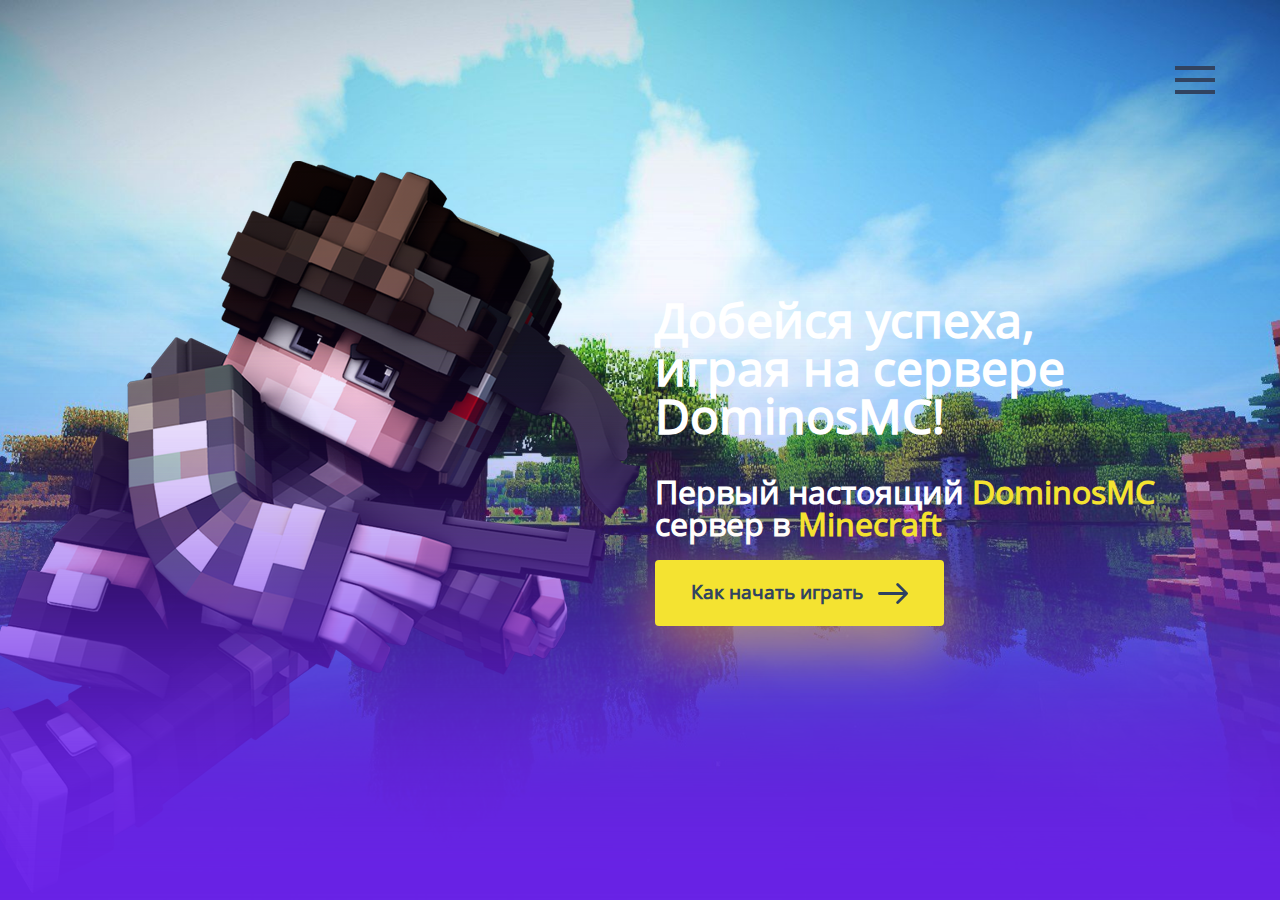
<file: index.html>
﻿<!DOCTYPE html>
<html lang="ru-RU">
	<head>
		<meta charset="UTF-8">
		<title>DominosMC —  Такого гриферства вы еще не видели</title>
		<link rel="apple-touch-icon" sizes="57x57" href="favicon/apple-icon-57x57.png">
		<link rel="apple-touch-icon" sizes="60x60" href="favicon/apple-icon-60x60.png">
		<link rel="apple-touch-icon" sizes="72x72" href="favicon/apple-icon-72x72.png">
		<link rel="apple-touch-icon" sizes="76x76" href="favicon/apple-icon-76x76.png">
		<link rel="apple-touch-icon" sizes="114x114" href="favicon/apple-icon-114x114.png">
		<link rel="apple-touch-icon" sizes="120x120" href="favicon/apple-icon-120x120.png">
		<link rel="apple-touch-icon" sizes="144x144" href="favicon/apple-icon-144x144.png">
		<link rel="apple-touch-icon" sizes="152x152" href="favicon/apple-icon-152x152.png">
		<link rel="apple-touch-icon" sizes="180x180" href="favicon/apple-icon-180x180.png">
		<link rel="icon" type="image/png" sizes="192x192"  href="favicon/android-icon-192x192.png">
		<link rel="icon" type="image/png" sizes="32x32" href="favicon/favicon-32x32.png">
		<link rel="icon" type="image/png" sizes="96x96" href="favicon/favicon-96x96.png">
		<link rel="icon" type="image/png" sizes="16x16" href="favicon/favicon-16x16.png">
		<link rel="manifest" href="/manifest.json">
		<meta name="msapplication-TileColor" content="#ffffff">
		<meta name="msapplication-TileImage" content="/ms-icon-144x144.png">
		<meta name="theme-color" content="#ffffff">
<meta name="keywords" content="mine, minecraft по интернету, minecraft онлайн, minecraft online, minecraftserver, youtube, YOURSERVER.ru, YOURSERVER, multiplayer, YOURSERVERworld">
<meta name="description" content="Лучший проект в Minecraft, чтобы начать играть онлайн в Minecraft">
<noscript><meta http-equiv="refresh" content="0; URL=https://vk.com/..."></noscript>
<link href="css/bootstrap.min.css" rel="stylesheet">
<link href="css/stylesheet.css" rel="stylesheet">
<link href="css/reset.css" rel="stylesheet">
<link href="css/style.css" rel="stylesheet">
<script src="js/jquery.js"></script>
<script src="js/jquery-migrate.min.js"></script>
	</head>
	<body class='homepage'>
		﻿<div id="header">
	<div class="burger-menu" data-toggle="modal" data-target="#burgermainmenu" data-dismiss="modal">
		<div class="burger-click-region"> <span class="burger-menu-piece"></span> <span class="burger-menu-piece"></span> <span class="burger-menu-piece"></span> </div>
	</div>
	<div class="container-fluid">
		<div class="row">
			<div class="col-md-3"></div>
			<div class="col-md-9">
				<ul class="main-menu">
					<li><a href="about.html"><img src="img/mi-how.svg"> О проекте / Правила / Контакты </a></li>
					<li><a href="start.html"><img src="img/mi-how.svg"> Как начать играть</a></li>
					<li><a href="donate.html"><img src="img/mi-donate.svg"> Задонатить</a></li>
					<li><a href="donate.html"><img src="img/mi-donate.svg"> Описание доната</a></li>
				</ul>
			</div>
		</div>
	</div>
</div>
<div id="vk_community_messages"></div>
<script type="text/javascript">
<!-- / Замените id группы на свой -->
	function startVkWidget(){
		VK.Widgets.CommunityMessages("vk_community_messages", 223232874, {expandTimeout: "10000",disableExpandChatSound: "1",tooltipButtonText: "Есть вопрос?"});
	}
</script>		<div id="content" class="howgogame">
			<div class="container-fluid fleex">
				<div class="row">
					<div class="col-md-6 col-md-offset-6 col-mega">
						<div id="sizePage">
							<div>
								<p class="large-text ml12">Добейся успеха,
									<br>играя на сервере DominosMC!</p>\
																<p class="large-desc">Первый настоящий <span>DominosMC</span> сервер в <span>Minecraft</span></p> <a href="start.html" class="main-button gobut">Как начать играть <img src="img/arrow-right-dark.svg" width="30" alt=""></a> </div>
						</div>
					</div>
				</div>
			</div>
		</div>
		<!-- / Ссылки на соц.сети -->
		<div id="girlhowgame"></div>
		﻿<div id="servers">
    <div class="container-fluid fleex">
        <ul class="servers">
                        <li class="empire">
                <a href="https://discord.gg/tvSSDh4Rvz" target="_blank">
                    <div class="s-name"><i class="s-ico"></i> Наш дискорд</div>
                    <div class="progress-wrap"><i style="width: 100%"></i></div>
                    <div class="size">Здесь можно общаться с игроками</div>
                </a>
            </li>
            <li class="hype">
                <a href="https://vk.com/dominosmc" target="_blank">
                    <div class="s-name"><i class="s-ico"></i> Группа ВКонтакте</div>
                    <div class="progress-wrap"><i style="width: 100%"></i></div>
                    <div class="size">Здесь публикуются все новости</div>
                </a>
            </li>
            <li class="dominant">
                <a href="https://www.youtube.com/@DominosMC" target="_blank">
                    <div class="s-name"><i class="s-ico"></i> Наш YouTube</div>
                    <div class="progress-wrap"><i style="width: 100%"></i></div>
                    <div class="size">Сюда мы заливаем все видео</div>
                </a>
            </li>
        </ul>
    </div>
</div>		﻿
<script src="js/bootstrap.min.js"></script>
<script src="js/jquery.toTop.min.js"></script>
<script src="js/clipboard.min.js"></script>
<script src="js/script.js"></script>
<script src="js/script_all.js"></script>
<!-- / by qwasfl-->
</html>
</file>
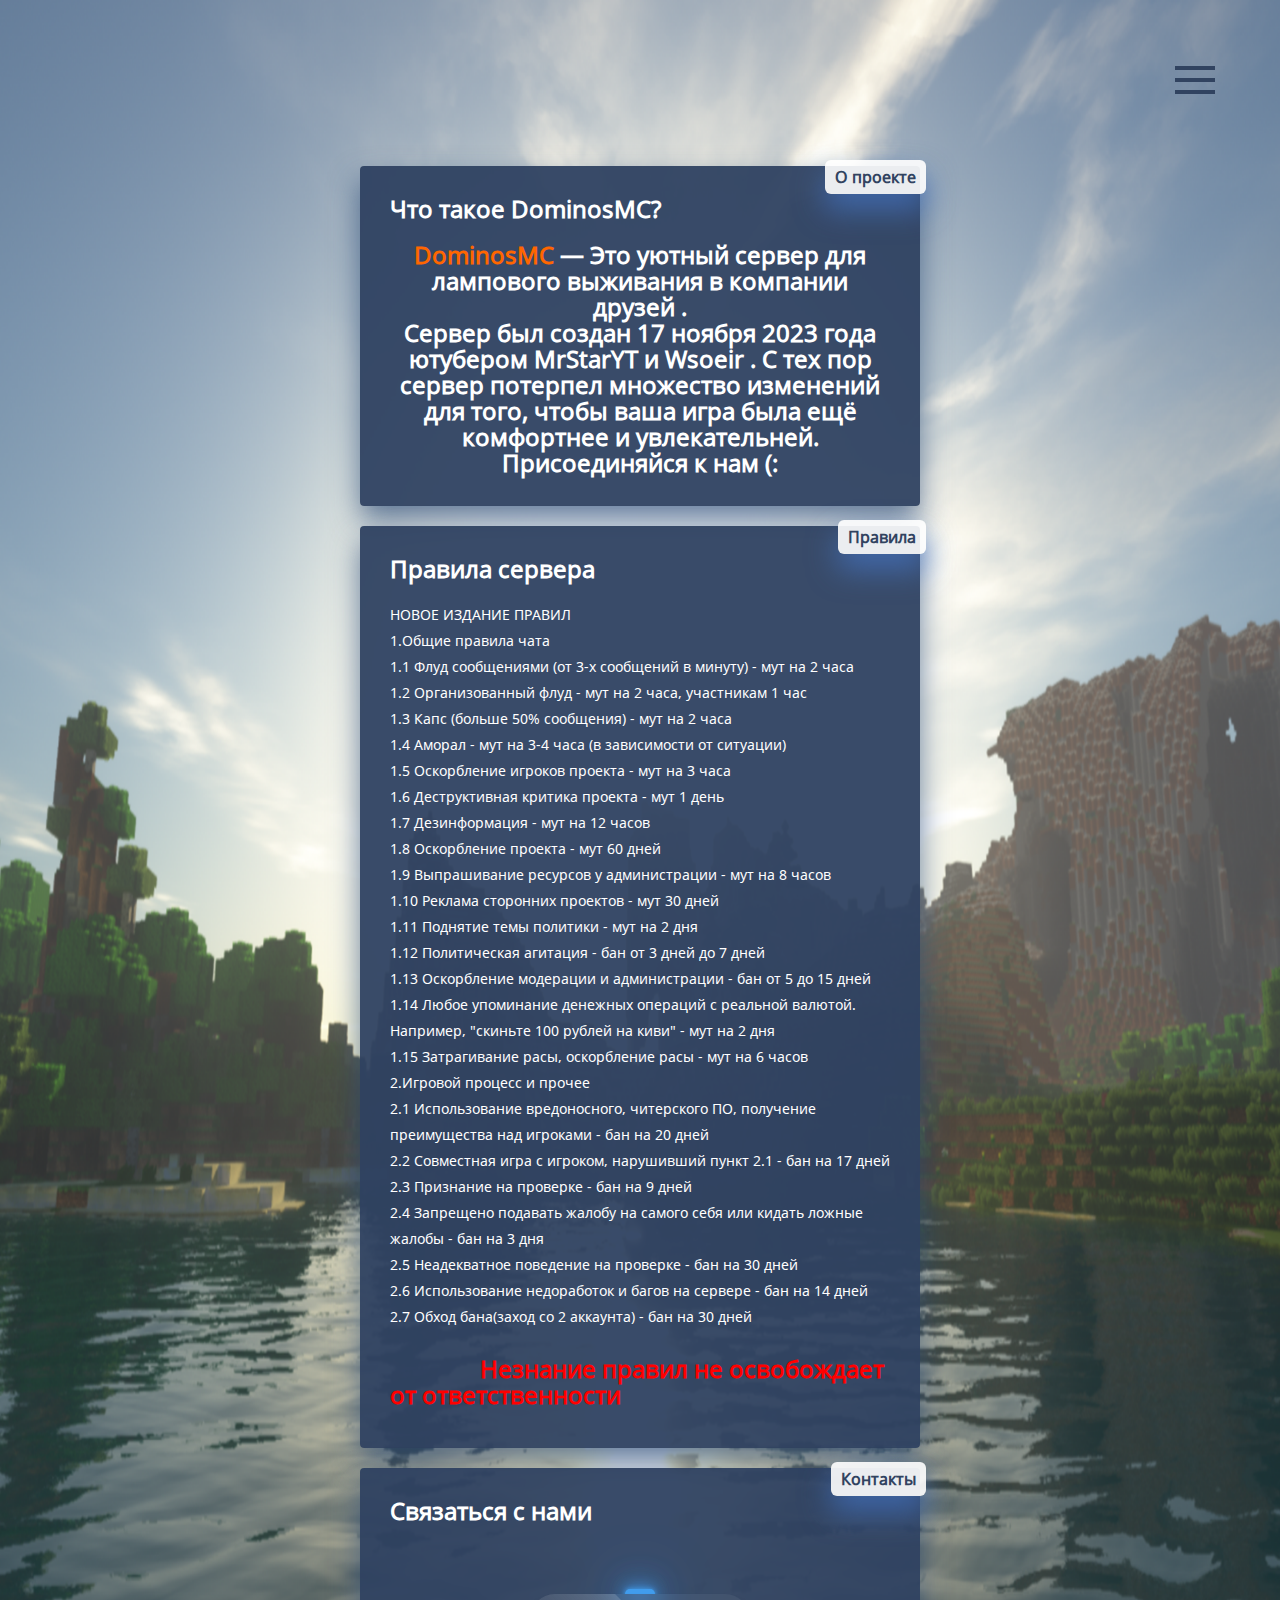
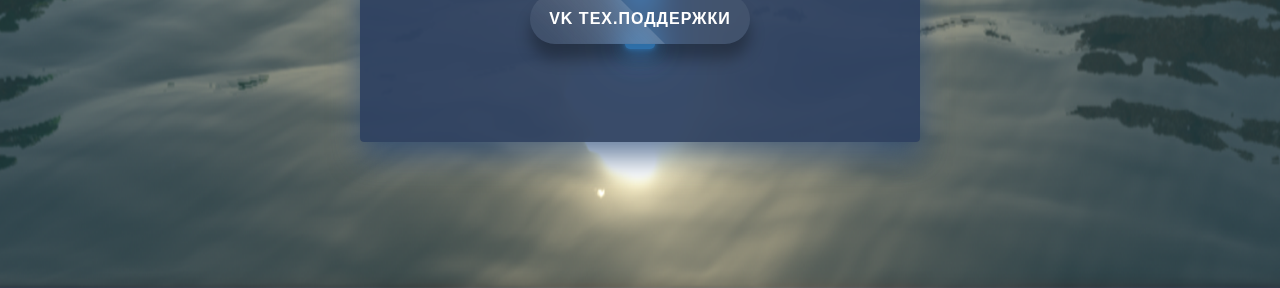
<file: about.html>
﻿<!DOCTYPE html>
<html lang="ru-RU">
	<head>
		<meta charset="UTF-8">
		<title>DominosMC — О нас, контакты, правила</title>
		<link rel="apple-touch-icon" sizes="57x57" href="favicon/apple-icon-57x57.png">
		<link rel="apple-touch-icon" sizes="60x60" href="favicon/apple-icon-60x60.png">
		<link rel="apple-touch-icon" sizes="72x72" href="favicon/apple-icon-72x72.png">
		<link rel="apple-touch-icon" sizes="76x76" href="favicon/apple-icon-76x76.png">
		<link rel="apple-touch-icon" sizes="114x114" href="favicon/apple-icon-114x114.png">
		<link rel="apple-touch-icon" sizes="120x120" href="favicon/apple-icon-120x120.png">
		<link rel="apple-touch-icon" sizes="144x144" href="favicon/apple-icon-144x144.png">
		<link rel="apple-touch-icon" sizes="152x152" href="favicon/apple-icon-152x152.png">
		<link rel="apple-touch-icon" sizes="180x180" href="favicon/apple-icon-180x180.png">
		<link rel="icon" type="image/png" sizes="192x192"  href="favicon/android-icon-192x192.png">
		<link rel="icon" type="image/png" sizes="32x32" href="favicon/favicon-32x32.png">
		<link rel="icon" type="image/png" sizes="96x96" href="favicon/favicon-96x96.png">
		<link rel="icon" type="image/png" sizes="16x16" href="favicon/favicon-16x16.png">
		<link rel="manifest" href="/manifest.json">
		<meta name="msapplication-TileColor" content="#ffffff">
		<meta name="msapplication-TileImage" content="/ms-icon-144x144.png">
		<meta name="theme-color" content="#ffffff">
<meta name="keywords" content="mine, minecraft по интернету, minecraft онлайн, minecraft online, minecraftserver, youtube, dominosmc.ru, dominosmc, multiplayer, dominosmc">
<meta name="description" content="Лучший проект в Minecraft, чтобы начать играть онлайн в Minecraft">
<noscript><meta http-equiv="refresh" content="0; URL=https://vk.com/..."></noscript>
<link href="css/bootstrap.min.css" rel="stylesheet">
<link href="css/stylesheet.css" rel="stylesheet">
<link href="css/reset.css" rel="stylesheet">
<link href="css/style.css" rel="stylesheet">
<script src="js/jquery.js"></script>
<script src="js/jquery-migrate.min.js"></script>
</head>
	<body class='rulet-main'>
		<i class="manlefthow"></i><i class="girlrighthow"></i>
		 ﻿<div id="header">
	<div class="burger-menu" data-toggle="modal" data-target="#burgermainmenu" data-dismiss="modal">
		<div class="burger-click-region"> <span class="burger-menu-piece"></span> <span class="burger-menu-piece"></span> <span class="burger-menu-piece"></span> </div>
	</div>
	<div class="container-fluid">
		<div class="row">
			<div class="col-md-3"></div>
			<div class="col-md-9">
				<ul class="main-menu">
					<li><a href="index.html"><img src="img/logo.png"> Главная страница</a></li>
				    <li><a href="start.html"><img src="img/mi-how.svg"> Как начать играть</a></li>
					<li><a href="donate.html"><img src="img/mi-donate.svg"> Задонатить</a></li>
					<li><a href="donatee.html"><img src="img/mi-donate.svg"> Описание доната</a></li>
				</ul>
			</div>
		</div>
	</div>
</div>
<div id="vk_community_messages"></div>
<script type="text/javascript">
	function startVkWidget(){
		VK.Widgets.CommunityMessages("vk_community_messages", 223232874, {expandTimeout: "10000",disableExpandChatSound: "1",tooltipButtonText: "Есть вопрос?"});
	}
</script>		<div id="contentnosize" class="content">
			<div class="container-fluid">
				<div class="row">
					<div class="col-md-6 col-md-offset-3 col-mega">
						<div class="how-steps">
							<div class="how-step"> <span class="shag">О проекте</span>
								<p class="large-text">Что такое DominosMC?</p>
								<h3><span style="color: #ff6600;">DominosMC</span> &mdash; Это уютный сервер для лампового выживания в компании друзей .</h3>
								<h3>Сервер был создан 17 ноября 2023 года ютубером MrStarYT и Wsoeir . С тех пор сервер потерпел множество изменений для того, чтобы ваша игра была ещё комфортнее и увлекательней.</h3>
								<h3>Присоединяйся к нам (:</h3>
							</div>
							<div class="how-step"> <span class="shag">Правила</span>
								<p class="large-text">Правила сервера</p>
								<p>НОВОЕ ИЗДАНИЕ ПРАВИЛ<br />1.Общие правила чата</p>
                                <p>1.1 Флуд сообщениями (от 3-х сообщений в минуту) - мут на 2 часа <br /> 1.2 Организованный флуд - мут на 2 часа, участникам 1 час<br /> 1.3 Капс (больше 50% сообщения) - мут на 2 часа<br /> 1.4 Аморал - мут на 3-4 часа (в зависимости от ситуации)<br /> 1.5 Оскорбление игроков проекта - мут на 3 часа<br /> 1.6 Деструктивная критика проекта - мут 1 день <br /> 1.7 Дезинформация - мут на 12 часов<br /> 1.8 Оскорбление проекта - мут 60 дней<br /> 1.9 Выпрашивание ресурсов у администрации - мут на 8 часов<br /> 1.10 Реклама сторонних проектов - мут 30 дней <br /> 1.11 Поднятие темы политики - мут на 2 дня<br /> 1.12 Политическая агитация - бан от 3 дней до 7 дней<br /> 1.13 Оскорбление модерации и администрации - бан от 5 до 15 дней <br /> 1.14 Любое упоминание денежных операций с реальной валютой. Например, "скиньте 100 рублей на киви" - мут на 2 дня <br /> 1.15 Затрагивание расы, оскорбление расы - мут на 6 часов</p>
								<p>2.Игровой процесс и прочее</p>
								<p>2.1 Использование вредоносного, читерского ПО, получение преимущества над игроками - бан на 20 дней<br /> 2.2 Совместная игра с игроком, нарушивший пункт 2.1 - бан на 17 дней<br /> 2.3 Признание на проверке - бан на 9 дней<br /> 2.4 Запрещено подавать жалобу на самого себя или кидать ложные жалобы - бан на 3 дня<br /> 2.5 Неадекватное поведение на проверке - бан на 30 дней<br /> 2.6 Использование недоработок и багов на сервере - бан на 14 дней<br /> 2.7 Обход бана(заход со 2 аккаунта) - бан на 30 дней</p>
							    <p>&nbsp;</p>
								<h2><span style="color: #ff0000;"><strong> &nbsp; &nbsp; &nbsp; &nbsp; &nbsp; &nbsp; &nbsp; &nbsp;Незнание правил не освобождает от ответственности</strong></span></h2>
							</div>
							<div class="how-step"> <span class="shag">Контакты</span>
								<p class="large-text">Связаться с нами</p>
								<div style="margin:50px 0px 40px 0px;text-align:center;">
									<div class="glass-btn glass-btn-blue">
										<a href="https://vk.com/dominosmctex">Vk Тех.Поддержки</a>
									</div>
								</div>
							</div>
						</div>
					</div>
				</div>
				<!-- / Ссылки на соц.сети -->
				﻿<div id="servers">
    <div class="container-fluid fleex">
        <ul class="servers">
			<li class="empire">
	<a href="https://discord.gg/tvSSDh4Rvz" target="_blank">
		<div class="s-name"><i class="s-ico"></i> Наш дискорд</div>
		<div class="progress-wrap"><i style="width: 100%"></i></div>
		<div class="size">Здесь можно общаться с игроками</div>
	</a>
</li>
<li class="hype">
	<a href="https://vk.com/dominosmc" target="_blank">
		<div class="s-name"><i class="s-ico"></i> Группа ВКонтакте</div>
		<div class="progress-wrap"><i style="width: 100%"></i></div>
		<div class="size">Здесь публикуются все новости</div>
	</a>
</li>
<li class="dominant">
	<a href="https://www.youtube.com/@DominosMC" target="_blank">
		<div class="s-name"><i class="s-ico"></i> Наш YouTube</div>
		<div class="progress-wrap"><i style="width: 100%"></i></div>
		<div class="size">Сюда мы заливаем все видео</div>
	</a>
            </li>
        </ul>
    </div>
</div>
</div>
<script src="js/bootstrap.min.js"></script>
<script src="js/jquery.toTop.min.js"></script>
<script src="js/clipboard.min.js"></script>
<script src="js/script_all.js"></script>
</html>
</file>
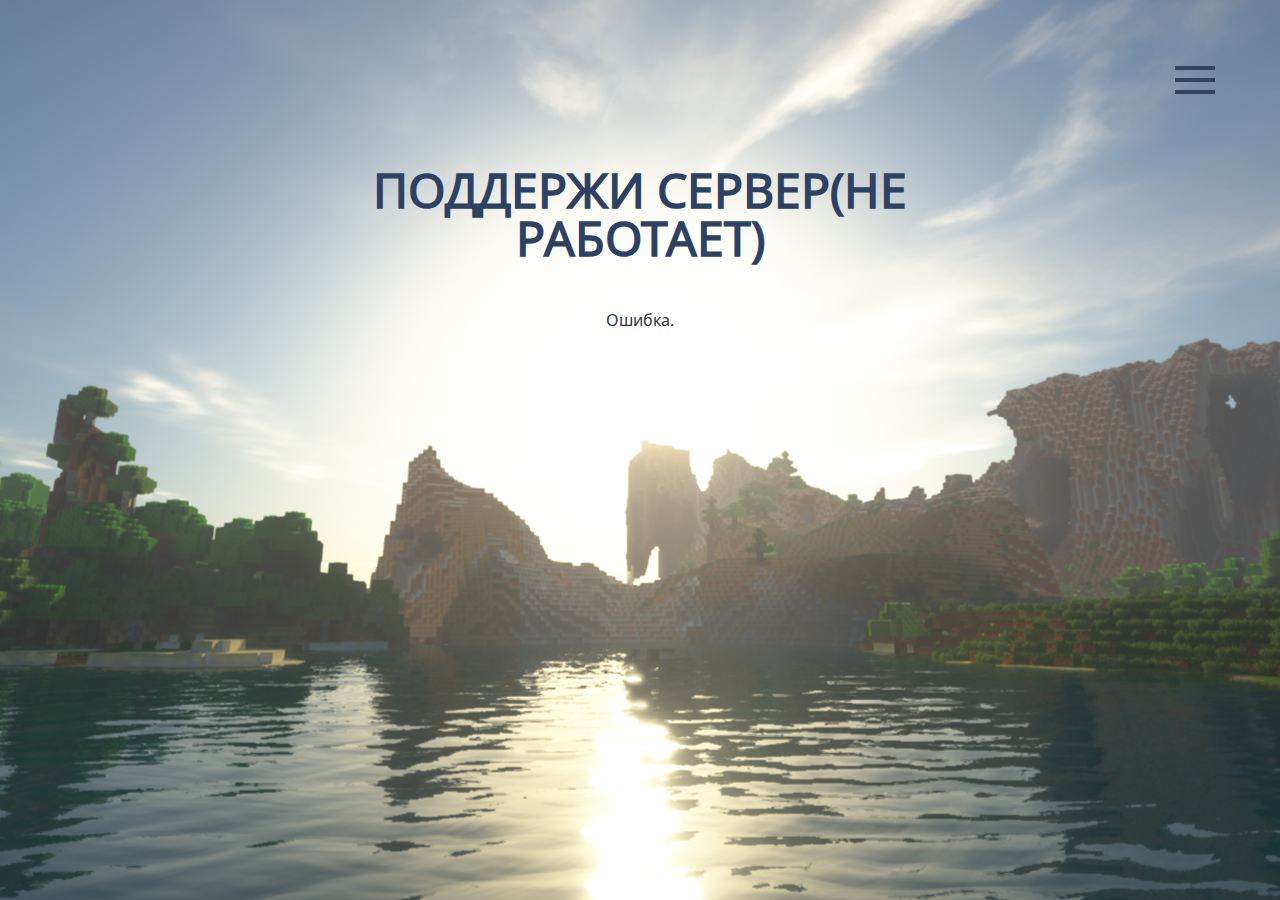
<file: donate.html>
﻿<!DOCTYPE html>
<html lang="ru-RU">
	<head>
		<meta charset="UTF-8">
		<title>DominosMC — Донат</title>
		<link rel="apple-touch-icon" sizes="57x57" href="favicon/apple-icon-57x57.png">
		<link rel="apple-touch-icon" sizes="60x60" href="favicon/apple-icon-60x60.png">
		<link rel="apple-touch-icon" sizes="72x72" href="favicon/apple-icon-72x72.png">
		<link rel="apple-touch-icon" sizes="76x76" href="favicon/apple-icon-76x76.png">
		<link rel="apple-touch-icon" sizes="114x114" href="favicon/apple-icon-114x114.png">
		<link rel="apple-touch-icon" sizes="120x120" href="favicon/apple-icon-120x120.png">
		<link rel="apple-touch-icon" sizes="144x144" href="favicon/apple-icon-144x144.png">
		<link rel="apple-touch-icon" sizes="152x152" href="favicon/apple-icon-152x152.png">
		<link rel="apple-touch-icon" sizes="180x180" href="favicon/apple-icon-180x180.png">
		<link rel="icon" type="image/png" sizes="192x192"  href="favicon/android-icon-192x192.png">
		<link rel="icon" type="image/png" sizes="32x32" href="favicon/favicon-32x32.png">
		<link rel="icon" type="image/png" sizes="96x96" href="favicon/favicon-96x96.png">
		<link rel="icon" type="image/png" sizes="16x16" href="favicon/favicon-16x16.png">
		<link rel="manifest" href="/manifest.json">
		<meta name="msapplication-TileColor" content="#ffffff">
		<meta name="msapplication-TileImage" content="/ms-icon-144x144.png">
		<meta name="theme-color" content="#ffffff">
<meta name="keywords" content="mine, minecraft по интернету, minecraft онлайн, minecraft online, minecraftserver, youtube, YOURSERVER.ru, YOURSERVER, multiplayer, YOURSERVER">
<meta name="description" content="Лучший проект в Minecraft, чтобы начать играть онлайн в Minecraft">
<noscript><meta http-equiv="refresh" content="0; URL=https://vk.com/..."></noscript>
<link href="css/bootstrap.min.css" rel="stylesheet">
<link href="css/stylesheet.css" rel="stylesheet">
<link href="css/reset.css" rel="stylesheet">
<link href="css/style.css" rel="stylesheet">
<script src="js/jquery.js"></script>
<script src="js/jquery-migrate.min.js"></script>
	</head>
	<body class='news'>
		﻿<div id="header">
	<div class="burger-menu" data-toggle="modal" data-target="#burgermainmenu" data-dismiss="modal">
		<div class="burger-click-region"> <span class="burger-menu-piece"></span> <span class="burger-menu-piece"></span> <span class="burger-menu-piece"></span> </div>
	</div>
	<div class="container-fluid">
		<div class="row">
			<div class="col-md-3"></div>
			<div class="col-md-9">
				<ul class="main-menu">
					<li><a href="index.html"><img src="img/logo.png"> Главная страница</a></li>
					<li><a href="about.html"><img src="img/mi-how.svg"> О проекте / Правила / Контакты</a></li>
					<li><a href="start.html"><img src="img/mi-how.svg"> Как начать играть</a></li>
					<li><a href="donatee.html"><img src="img/mi-donate.svg"> Описание доната</a></li>
				</ul>
			</div>
		</div>
	</div>
</div>
<div id="vk_community_messages"></div>
<script type="text/javascript">
	function startVkWidget(){
		VK.Widgets.CommunityMessages("vk_community_messages", 223232874, {expandTimeout: "10000",disableExpandChatSound: "1",tooltipButtonText: "Есть вопрос?"});
	}
</script>					<div id="content" class="content">
				<div class="container-fluid">
					<div class="middle-width">
						<center>
							<h1 class="textcenter" style="color: #2e4161;text-transform: uppercase">Поддержи сервер(не работает)</h1>
						</center>
						<center>
						<!-- / id Shop меняйте на свой из кабинета -->
						<script src="js/trademcapi.js"></script>
					<div id="trademc-buyform">
					</div>
				<script>TrademcAPI.GetBuyForm({"Shop":"1","Title":"","Nickname":"Введите ник","Item":"Выберите товар","Coupon":"Введите купон, если есть","Button":"Продолжить","Success_URL":"https://trademc.org","Pending_URL":"https://trademc.org","Fail_URL":"https://trademc.org","PastPlaceID":"trademc-buyform","Styles":"css/don.css"});</script>
						</center>
					</div>
				</div>
			</div>
﻿<script src="js/bootstrap.min.js"></script>
<script src="js/jquery.toTop.min.js"></script>
<script src="js/clipboard.min.js"></script>
<script src="js/script.js"></script>
<script src="js/script_all.js"></script>
</html>
</file>
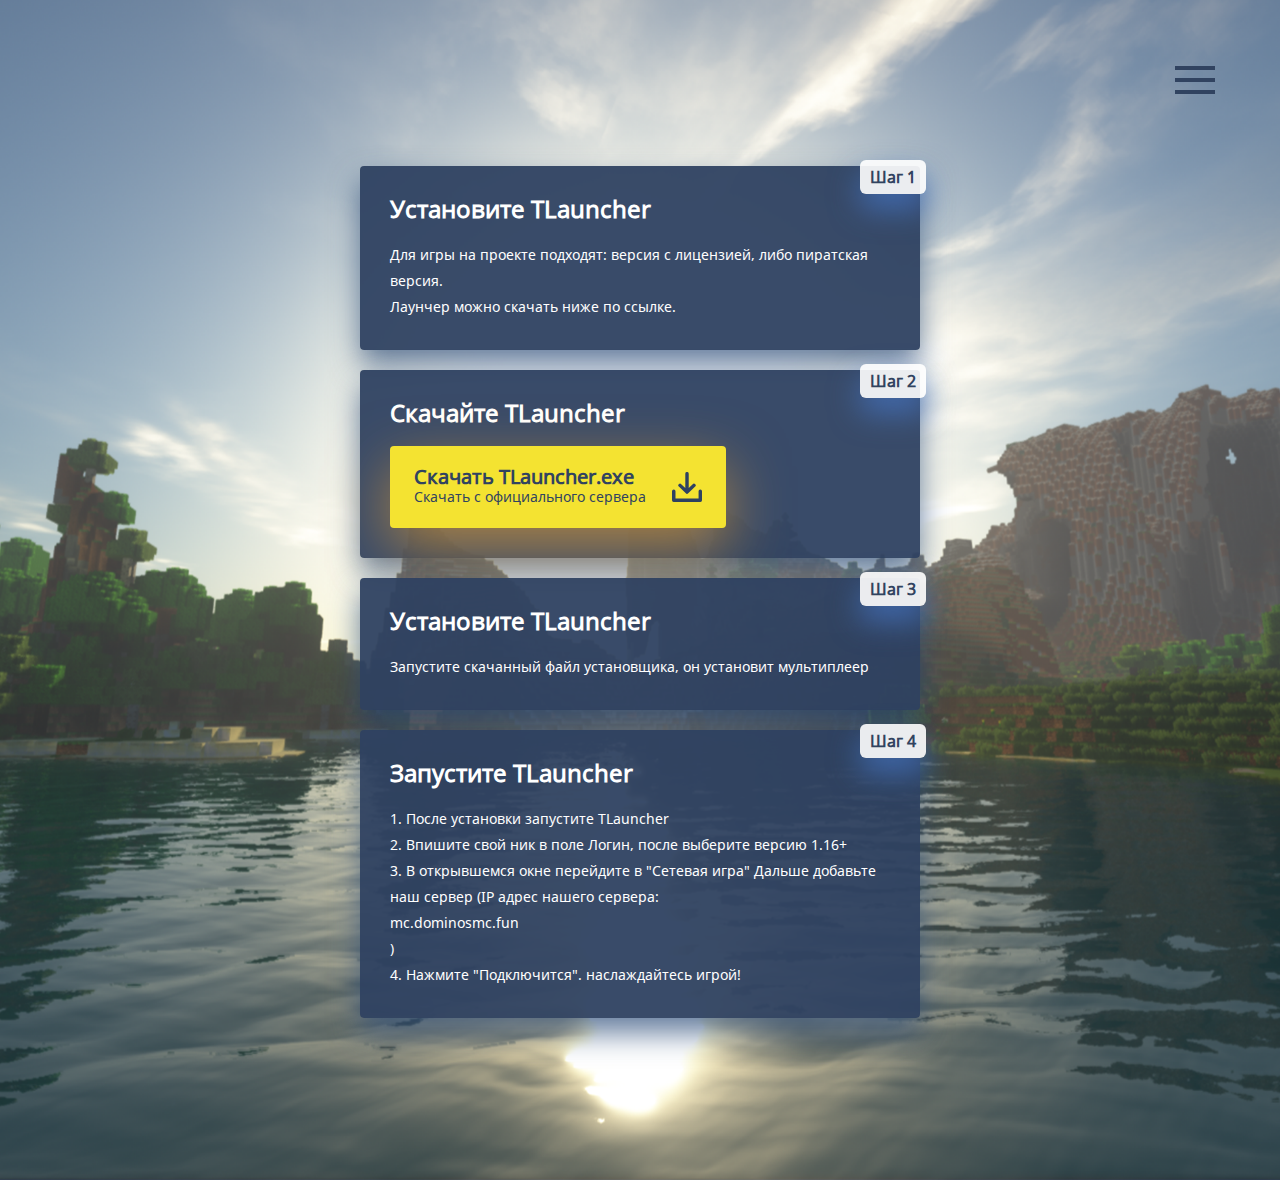
<file: start.html>
﻿<!DOCTYPE html>
<html lang="ru-RU">
	<head>
		<meta charset="UTF-8">
		<title>DominosMC — Как начать играть</title>
		<link rel="apple-touch-icon" sizes="57x57" href="favicon/apple-icon-57x57.png">
		<link rel="apple-touch-icon" sizes="60x60" href="favicon/apple-icon-60x60.png">
		<link rel="apple-touch-icon" sizes="72x72" href="favicon/apple-icon-72x72.png">
		<link rel="apple-touch-icon" sizes="76x76" href="favicon/apple-icon-76x76.png">
		<link rel="apple-touch-icon" sizes="114x114" href="favicon/apple-icon-114x114.png">
		<link rel="apple-touch-icon" sizes="120x120" href="favicon/apple-icon-120x120.png">
		<link rel="apple-touch-icon" sizes="144x144" href="favicon/apple-icon-144x144.png">
		<link rel="apple-touch-icon" sizes="152x152" href="favicon/apple-icon-152x152.png">
		<link rel="apple-touch-icon" sizes="180x180" href="favicon/apple-icon-180x180.png">
		<link rel="icon" type="image/png" sizes="192x192"  href="favicon/android-icon-192x192.png">
		<link rel="icon" type="image/png" sizes="32x32" href="favicon/favicon-32x32.png">
		<link rel="icon" type="image/png" sizes="96x96" href="favicon/favicon-96x96.png">
		<link rel="icon" type="image/png" sizes="16x16" href="favicon/favicon-16x16.png">
		<link rel="manifest" href="/manifest.json">
		<meta name="msapplication-TileColor" content="#ffffff">
		<meta name="msapplication-TileImage" content="/ms-icon-144x144.png">
		<meta name="theme-color" content="#ffffff">
<meta name="keywords" content="mine, minecraft по интернету, minecraft онлайн, minecraft online, minecraftserver, youtube, YOURSERVER.ru, YOURSERVER, multiplayer, YOURSERVER">
<meta name="description" content="Лучший проект в Minecraft, чтобы начать играть онлайн в Minecraft">
<noscript><meta http-equiv="refresh" content="0; URL=https://vk.com/..."></noscript>
<link href="css/bootstrap.min.css" rel="stylesheet">
<link href="css/stylesheet.css" rel="stylesheet">
<link href="css/reset.css" rel="stylesheet">
<link href="css/style.css" rel="stylesheet">
<script src="js/jquery.js"></script>
<script src="js/jquery-migrate.min.js"></script>
	</head>
	<body class='rulet-main'>
		<i class="manlefthow"></i><i class="girlrighthow"></i>
		 ﻿<div id="header">
	<div class="burger-menu" data-toggle="modal" data-target="#burgermainmenu" data-dismiss="modal">
		<div class="burger-click-region"> <span class="burger-menu-piece"></span> <span class="burger-menu-piece"></span> <span class="burger-menu-piece"></span> </div>
	</div>
	<div class="container-fluid">
		<div class="row">
			<div class="col-md-3"></div>
			<div class="col-md-9">
				<ul class="main-menu">
					<li><a href="index.html"><img src="img/logo.png"> Главная страница</a></li>
				    <li><a href="start.html"><img src="img/mi-how.svg"> О проекте / Правила / Контакты</a></li>
					<li><a href="donate.html"><img src="img/mi-donate.svg"> Задонатить</a></li>
					<li><a href="donate.html"><img src="img/mi-donate.svg"> Описание доната</a></li>
				</ul>
			</div>
		</div>
	</div>
</div>
<div id="vk_community_messages"></div>
<script type="text/javascript">
	function startVkWidget(){
		VK.Widgets.CommunityMessages("vk_community_messages", 223232874, {expandTimeout: "10000",disableExpandChatSound: "1",tooltipButtonText: "Есть вопрос?"});
	}
</script>		<div id="contentnosize" class="content">
			<div class="container-fluid">
				<div class="row">
					<div class="col-md-6 col-md-offset-3 col-mega">
						<div class="how-steps">
							<div class="how-step"> <span class="shag">Шаг 1</span>
								<p class="large-text">Установите TLauncher</p>
								<p><small>Для игры на проекте подходят: версия c <b>лицензией</b>, либо <b>пиратская</b> версия.</small></p>
								<p><small>Лаунчер можно скачать ниже по ссылке.</small></p>
							</div>
							<div class="how-step"> <span class="shag">Шаг 2</span>
								<p class="large-text">Скачайте TLauncher</p>
								<a href="https://tlauncher.org/installer" target="_blank" class="download-button yellow">
									<p><strong>Скачать TLauncher.exe</strong></p>
									<p>Скачать с официального сервера</p>
								</a>
							</div>
							<div class="how-step"> <span class="shag">Шаг 3</span>
								<p class="large-text">Установите TLauncher</p>
								<p><small>Запустите скачанный файл установщика, он установит мультиплеер</small></p>
							</div>
							<div class="how-step"> <span class="shag">Шаг 4</span>
								<p class="large-text">Запустите TLauncher</p>
								<p><small>1. После установки запустите <b>TLauncher</b></small></p>
								<p><small>2. Впишите свой ник в поле Логин, после выберите версию 1.16+</small></p>
								<p><small>3. В открывшемся окне перейдите в "Сетевая игра" Дальше добавьте наш сервер (IP адрес нашего сервера: <p><strong>mc.dominosmc.fun</strong></p>)</small></p>
								<p><small>4. Нажмите "Подключится".  наслаждайтесь игрой!</small></p>
							</div>
						</div>
					</div>
				</div>
				﻿<div id="servers">
    <div class="container-fluid fleex">
        <ul class="servers">
                        <li class="empire">
                <a href="https://discord.gg/wFVsm8pgE5" target="_blank">
                    <div class="s-name"><i class="s-ico"></i> Наш дискорд</div>
                    <div class="progress-wrap"><i style="width: 100%"></i></div>
                    <div class="size">Здесь можно общаться с игроками</div>
                </a>
            </li>
            <li class="hype">
                <a href="https://vk.com/dominosmc" target="_blank">
                    <div class="s-name"><i class="s-ico"></i> Группа ВКонтакте</div>
                    <div class="progress-wrap"><i style="width: 100%"></i></div>
                    <div class="size">Здесь публикуются все новости</div>
                </a>
            </li>
            <li class="dominant">
                <a href="https://www.youtube.com/@DominosMC/" target="_blank">
                    <div class="s-name"><i class="s-ico"></i> Наш YouTube</div>
                    <div class="progress-wrap"><i style="width: 100%"></i></div>
                    <div class="size">Сюда мы заливаем все видео</div>
                </a>
            </li>
        </ul>
    </div>
</div>
</div>		﻿
<script src="js/bootstrap.min.js"></script>
<script src="js/jquery.toTop.min.js"></script>
<script src="js/clipboard.min.js"></script>
</html>
</file>
<file: css/stylesheet.css>
@font-face {
	font-family: 'Noto Sans Regular';
	src: url('NotoSans.eot');
	src: url('NotoSans.eot%3F') format('embedded-opentype'),
	url('NotoSans.woff') format('woff'),
	url('NotoSans.ttf') format('truetype');
	font-weight: normal;
	font-style: normal;
}

@font-face {
	font-family: 'Noto Sans Bold';
	src: url('NotoSans-Bold.eot');
	src: url('NotoSans-Bold.eot%3F') format('embedded-opentype'),
	url('NotoSans-Bold.woff') format('woff'),
	url('NotoSans-Bold.ttf') format('truetype');
	font-weight: normal;
	font-style: normal;
}
</file>
<file: css/style.css>
body {
  background: #386dba url(../img/bg_all.jpg) no-repeat center center fixed;
  -webkit-background-size: cover;
  -moz-background-size: cover;
  -o-background-size: cover;
  background-size: cover;
  padding: 50px;
  font-family: 'Noto Sans Regular';
  font-weight: normal;
  font-style: normal;
  font-size: 16px;
  min-height: 500px;
  min-width: 320px;
}
body.homepage {
	overflow: hidden;
}
body.homepage:after {
  content: '';
  position: absolute;
  z-index: 5;
  width: 100%;
  background: url(../img/bg_bottom.png) repeat-x bottom left;
  height: 960px;
  bottom: 0;
  left: 0;
  min-height: 500px;
}
body.statics:after {
  content: '';
  position: absolute;
  z-index: 5;
  width: 100%;
  background: url(../img/bg_bottom.png) repeat-x bottom left;
  bottom: 0;
  left: 0;
  top: 5%;
  min-height: 500px;
}
body.news {
  background: #386dba url(../img/bg_long.jpg) no-repeat top center;
  background-size: 100% auto;
  padding-bottom: 100px;
}

body.rulet-main {
  background: #386dba url(../img/bg_rulet_main.jpg) no-repeat top center;
  background-size: 100% 100%;
  padding-bottom: 100px;
}
body.siluets {
  position: relative;
  overflow-x: hidden;
  padding-bottom: 100px;
}

body.howgame {
  background: #386dba url(../img/bg_all.jpg) no-repeat center center fixed;
  -webkit-background-size: cover;
  -moz-background-size: cover;
  -o-background-size: cover;
  background-size: cover;
  padding-bottom: 50px;
}

a {
  cursor: pointer;
}
.anim {
  transition: all 0.2s easy-in-out;
  -webkit-transition: all 0.2s ease-in-out;
  -moz-transition: all 0.2s ease-in-out;
}
.animslow {
  transition: all 0.6s easy-in-out;
  -webkit-transition: all 0.6s ease-in-out;
  -moz-transition: all 0.6s ease-in-out;
}
.container-fluid {
  max-width: 2048px;
  height: 100%;
}
#error_head {
	width: 100%;
	z-index: 9999;
	position: fixed;
	top: 0;
	margin-left:-50px;
	background: #FF1D23;
	padding: 8px 10px 8px 10px;
	color: #FFF;
	text-align: center;
}
#header {
  height: 100px;
  position: relative;
}
#sizeMan {
  overflow: hidden;
}
#content {
  position: relative;
  z-index: 50;
}
#footer {
  position: absolute;
  bottom: 0;
  left: 0;
  height: 160px;
}
ul.main-menu {
  display: block;
  justify-content: space-between;
  position: relative;
  z-index: 20;
  text-align: right;
}
ul.main-menu li {
  display: inline-block;
  text-align: left;
  vertical-align: top;
  margin-right: 20px;
}
ul.main-menu li:last-child a {
  margin-right: 0;
}
ul.main-menu li a {
  color: #314360;
  font-size: 14px;
  font-weight: 400;
  padding: 8px 0px;
  text-transform: uppercase;
  letter-spacing: 1px;
  line-height: 20px;
  white-space: nowrap;
  opacity: .8;
  margin-right: 30px;
  transition: all 0.2s easy-in-out;
  -webkit-transition: all 0.2s ease-in-out;
  -moz-transition: all 0.2s ease-in-out;
}
ul.main-menu li a:hover {
  opacity: 1;
  box-shadow: inset 0 -2px 0 #314360;
}
ul.main-menu li a img {
  max-height: 20px;
  max-width: 25px;
  vertical-align: top;
  margin-right: 6px;
}
ul.main-menu.modaling li a:hover {
  box-shadow: inset 0 -2px 0 white;

}
#girlhowgame {
  position: absolute;
  left: 50%;
  width: 661px;
  margin-left: -661px;
  bottom: 0;
  z-index: 1;
  display: block;
  height: 739px;
  background: url(../img/howgirl.png);
}
.large-text {
  font-size: 3em;
  font-weight: 800;
  color: #fff;
  margin-bottom: 20px;
}
.large-desc {
  font-size: 2em;
  color: #fff;
  font-weight: 800;
  margin-bottom: 20px;
}
.large-desc span {
  color: #f4e331;
  white-space: nowrap;
}
p.about-it {
  margin-bottom: 20px;
}
.main-button {
  line-height: 1;
  border: 0;
  padding: 22px 36px;
  display: inline-block;
  font-size: 1.2em;
  font-weight: bold;
  color: #314360;
  border-radius: 4px;
  background: #f4e331;
  box-shadow: 0px 20px 60px 0px rgba(255, 172, 42, 0.59);
  position: relative;
  z-index: 20;
  transition: all 0.2s easy-in-out;
  -webkit-transition: all 0.2s ease-in-out;
  -moz-transition: all 0.2s ease-in-out;
}
.main-button.wide {
  width: 100%;
  text-align: center;
}
.main-button.for-icon img {
  width: 22px;
  margin-bottom: -6px;
  margin-right: 10px;
  top: -5px;
  position: relative;
  margin-left: 0;
}
.main-button.dark {
  color: #fff;
  background: #314360;
  box-shadow: 0px 20px 60px 0px rgba(44, 103, 185, 0.7);
}
.main-button.dark img {
  width: 22px;
  margin-bottom: -6px;
  margin-right: 10px;
  top: -5px;
  position: relative;
  margin-left: 0;
}
.main-button.dark:hover {
  box-shadow: 0px 20px 80px 0px #31a7f0;
}
.main-button.cancel {
  background: #d13d3d;
  color: #fff;
}
.main-button img {
  vertical-align: middle;
  margin-left: 10px;
}
.main-button:hover {
  box-shadow: 0px 20px 80px 0px #ffac2a;
}
.main-button:hover.gobut img {
  animation: gogame-infinite 0.6s ease-out infinite;
}
.main-button.easy {
  box-shadow: none;
  background: transparent;
  box-shadow: inset 0 0 0 2px #314360;
}
.main-button.gorulet {
  text-transform: uppercase;
  text-align: center;
  width: 100%;
  max-width: 300px;
  margin: 0 auto;
}
.main-button.gorulet:hover {
  box-shadow: 0px 15px 50px 0px rgba(255, 172, 42, 0.8);
}
.sepbut {
  display: inline-block;
  margin: 0 20px;
  color: #314360;
  padding: 10px 0;
}
.flex-center {
  display: flex;
  align-items: center;
}
#servers {
  margin: 0 120px;
}
ul.servers {
  display: flex;
  justify-content: space-between;
  align-items: stretch;
  align-self: stretch;
}
ul.servers.modaling {
  padding-top: 54px;
  padding-bottom: 54px;
  text-align: center;
  max-width: 830px;
  display: block;
}
ul.servers.modaling li {
  display: inline-block;
  margin: 10px;
  text-align: left;
}
ul.servers li {
  position: relative;
  min-width: 160px;
}
ul.servers li .copy-server {
  width: 18px;
  height: 18px;
  display: block;
  position: absolute;
  right: 10px;
  bottom: 10px;
  cursor: pointer;
  opacity: 1;
}
ul.servers li .copy-server:before {
  content: '';
  position: absolute;
  width: 100%;
  height: 100%;
  background: url(../img/copy.svg) no-repeat;
  background-size: 18px 18px;
  display: block;
  opacity: .1;
  transition: all 0.2s easy-in-out;
  -webkit-transition: all 0.2s ease-in-out;
  -moz-transition: all 0.2s ease-in-out;
  z-index: 999;

}
ul.servers li .copy-server.ok:after {
  transform: rotate(0deg);
  opacity: 1;
}
ul.servers li .copy-server.ok:before {
  opacity: 0;
}
ul.servers li:hover .copy-server:before {
  opacity: 1;
}
ul.servers li:hover .copy-server.ok:before {
  opacity: 0;
}
ul.servers li a {
  padding: 15px;
  display: block;
  color: #fff;
  border-radius: 4px;
  background-color: rgba(46, 65, 97, 0.8);
  opacity: 1;
  box-shadow: 0px 15px 30px 0px rgba(34, 68, 115, 0.7);
  width: 100%;
  position: relative;
  z-index: 60;
  height: 100px;
  transition: all 0.2s easy-in-out;
  -webkit-transition: all 0.2s ease-in-out;
  -moz-transition: all 0.2s ease-in-out;
}
ul.servers li a:hover {
  box-shadow: 0px 5px 10px 0px rgba(34, 68, 115, 0.5);
  transform: translateY(5px);
}
ul.servers li a .s-name {
  font-size: 14px;
  font-weight: bold;
  letter-spacing: 3px;
  text-transform: uppercase;
  margin-bottom: 16px;
}
ul.servers li a .s-name .s-ico {
  display: inline-block;
  width: 20px;
  height: 20px;
  position: relative;
  bottom: -5px;
}
ul.servers li a .progress-wrap {
  display: block;
  height: 3px;
  background: #243247;
  position: relative;
  overflow: visible;
  margin-bottom: 16px;
}
ul.servers li a .progress-wrap i {
  display: block;
  position: absolute;
  height: 100%;
}
ul.servers li a .size {
  font-size: 14px;
  font-weight: 400;
}
ul.servers li a .size span {
  margin-right: 7px;
  font-weight: bold;
  letter-spacing: 2px;
}
ul.servers li.life .s-ico {
  background: url(../img/server.svg);
}
ul.servers li.life .progress-wrap i {
  background-color: #68c233;
  box-shadow: 0px 3px 15px 0px #5ff431;
}
ul.servers li.mega .s-ico {
  background: url(../img/server.svg);
}
ul.servers li.mega .progress-wrap i {
  background-color: #f4e331;
  box-shadow: 0px 3px 15px 0px #f4e331;
}
ul.servers li.onyx .s-ico {
  background: url(../img/server.svg);
}
ul.servers li.onyx .progress-wrap i {
  background-color: #d0f7eb;
  box-shadow: 0px 3px 15px 0px #b4f1e0;
}
ul.servers li.empire .s-ico {
  background: url(../img/server.svg);
}
ul.servers li.empire .progress-wrap i {
  background-color: #a066ff;
  box-shadow: 0px 3px 15px 0px #a066ff;
}
ul.servers li.dominant .s-ico {
  background: url(../img/server.svg);
}
ul.servers li.dominant .progress-wrap i {
  background-color: #ff473e;
  box-shadow: 0px 3px 15px 0px #ff473e;
}
ul.servers li.hype .s-ico {
  background: url(../img/server.svg);
}
ul.servers li.hype .progress-wrap i {
  background-color: #4682B4;
  box-shadow: 0px 3px 15px 0px #4682B4;
}
.fleex {
  display: flex;
  justify-content: center;
  flex-direction: column;
  align-items: stretch;
}
.posrev {
  position: relative;
}
.button-servers {
  padding: 15px;
  display: none;
  color: #fff;
  border-radius: 4px;
  background-color: rgba(46, 65, 97, 0.8);
  opacity: 1;
  box-shadow: 0px 15px 30px 0px rgba(34, 68, 115, 0.7);
  bottom: 2em;
  width: 100%;
  text-align: center;
  left: 0;
  z-index: 90;
  position: absolute;
  width: 96%;
  left: 2%;
}
.button-servers.noabs {
  position: relative;
  margin-bottom: 0;
  left: auto;
  bottom: auto;
  margin-right: 0;
  margin-bottom: 40px;
  width: 100%;
}
.burger-menu {
  position: relative;
  width: 40px;
  height: 30px;
  margin: 0 auto;
  color: #60635E;
  float: right;
  text-transform: uppercase;
  cursor: pointer;
  display: none;
  z-index: 900;
  position: absolute;
  right: 0px;
  top: 0px;
  margin-right: 15px;
}
.burger-menu.is-open {
  z-index: 2000;
}
.burger-click-region {
  position: absolute;
  width: 40px;
  height: 30px;
  cursor: pointer;
}
.burger-menu-txt {
  display: block;
  position: absolute;
  left: 0;
  top: 5px;
  cursor: default;
  transition: opacity 200ms ease-out, transform 200ms cubic-bezier(0.34, 0.55, 0.25, 0.83);
}
.is-open .burger-menu-txt {
  opacity: 0;
  z-index: 2000;
  transform: translate3d(-50px, 0, 0);
}
.is-open .burger-menu-txt .burger-menu-piece {
  border-top: 4px solid white;
}
.mb30 {
  margin-bottom: 30px;
}
.circle-ico {
  display: block;
  margin: 0 auto 30px;
  border-radius: 50%;
  background-color: #ffffff;
  width: 80px;
  height: 80px;
  display: flex;
  justify-content: center;
  align-items: center;
}
.circle-ico img {
  width: 40px;
  height: 40px;
}
.circle-ico.clearer {
  background: transparent;
}
.circle-ico.clearer img {
  width: 100%;
  height: auto;
}
.yellow-text {
  color: #f4e331;
  font-size: 22px;
  font-weight: 300;
  padding: 20px;
}
.paypage .modal input {
  margin-bottom: 30px;
}
.close-but {
  position: fixed;
  top: 30px;
  right: 40px;
  opacity: .7;
  z-index: 3000;
  cursor: pointer;
  transition: all 0.2s easy-in-out;
  -webkit-transition: all 0.2s ease-in-out;
  -moz-transition: all 0.2s ease-in-out;
}
.close-but:hover {
  opacity: 1;
}
.close-but img {
  width: 30px;
  height: 30px;
}
.large-title {
  font-size: 30px;
  color: #fff;
  font-weight: bold;
  margin-bottom: 40px;
}
.large-title small {
  font-size: 18px;
}
.large-title span {
  padding: 5px;
  border-bottom: 2px solid #f4e331;
  position: relative;
}
.large-title span:after {
  position: absolute;
  content: '';
  width: 0;
  height: 0;
  border-style: solid;
  border-width: 10px 10px 0 10px;
  border-color: #f4e431 transparent transparent transparent;
  bottom: -10px;
  left: 50%;
  margin-left: -10px;
}
.large-title sup {
  font-size: 15px;
}
.large-title-desc {
  font-size: 18px;
  font-weight: bold;
  margin-bottom: 30px;
  color: #fff;
}
.large-title-small {
  font-size: 14px;
  font-weight: bold;
  margin-bottom: 20px;
  color: #fff;
}
#burgermainmenu {
  z-index: 1060;
}
.burger-menu-piece {
  display: block;
  position: absolute;
  width: 40px;
  border-top: 4px solid #314360;
  transform-origin: 50% 50%;
  transition: transform 400ms ease-out;
}
.burger-menu-piece:nth-child(1) {
  top: 0;
}
.burger-menu-piece:nth-child(2) {
  top: 12px;
  opacity: 1;
  transition: transform 400ms ease-out, opacity 0ms linear 200ms;
}
.burger-menu-piece:nth-child(3) {
  top: 24px;
}
.active .burger-menu-piece:nth-child(1) {
  animation: burger-open-top 400ms ease-out forwards;
}
.active .burger-menu-piece:nth-child(2) {
  opacity: 0;
  transition: transform 400ms ease-out, opacity 0ms linear 200ms;
}
.active .burger-menu-piece:nth-child(3) {
  animation: burger-open-bot 400ms ease-out forwards;
}
.closing .burger-menu-piece:nth-child(1) {
  animation: burger-close-top 400ms ease-out forwards;
}
.closing .burger-menu-piece:nth-child(3) {
  animation: burger-close-bot 400ms ease-out forwards;
}
@keyframes burger-open-top {
  50% {
    transform: translate3d(0, 12px, 0);
  }
  100% {
    transform: translate3d(0, 12px, 0) rotate(45deg);
  }
}
@keyframes burger-open-bot {
  50% {
    transform: translate3d(0, -12px, 0);
  }
  100% {
    transform: translate3d(0, -12px, 0) rotate(-45deg);
  }
}
@keyframes burger-close-top {
  0% {
    transform: translate3d(0, 12px, 0) rotate(45deg);
  }
  50% {
    transform: translate3d(0, 12px, 0) rotate(0deg);
  }
  100% {
    transform: translate3d(0, 0, 0);
  }
}
@keyframes burger-close-bot {
  0% {
    transform: translate3d(0, -12px, 0) rotate(-45deg);
  }
  50% {
    transform: translate3d(0, -12px, 0) rotate(0deg);
  }
  100% {
    transform: translate3d(0, 0, 0);
  }
}
@keyframes gogame-infinite {
  0% {
    transform: translateX(0px);
  }
  50% {
    transform: translateX(10px);
  }
  100% {
    transform: translateX(0px);
  }
}
.modal-backdrop.in {
  opacity: 1;
}
.modal-content {
  box-shadow: none;
  border-radius: 0;
  outline: 0;
  border: 0;
  background: transparent;
}
.modal {
  text-align: center;
  padding: 0!important;
}
.modal:before {
  content: '';
  display: inline-block;
  height: 100%;
  vertical-align: middle;
  margin-right: -4px;
}
ul.main-menu.modaling li {
  display: block;
  text-align: left;
  margin-bottom: 30px;
}
ul.main-menu.modaling li a {
  color: #fff;
  font-size: 1em;
  display: inline-block;
  font-weight: bold;
  letter-spacing: 2px;
}
ul.main-menu.modaling li a img {
  display: none;
}
.modal-dialog {
  display: inline-block;
  text-align: left;
  vertical-align: middle;
}
.logo {
  position: relative;
  z-index: 60;
}
.logo img {
  max-width: 268px;
  width: 80%;

}
#serversmodal.in {
  overflow: auto;
  height: 100%;
}
.closethis {
  position: absolute;
  right: 20px;
  top: 20px;
  background: url(../img/arrow-right-white.svg) no-repeat;
  width: 32px;
  height: 21px;
  z-index: 999;
  cursor: pointer;
}
.news-list {
  max-width: 780px;
  width: 100%;
  margin: 0 auto;
}
.news-list .news-item {
  display: block;
  padding: 40px;
  border-radius: 6px;
  background-color: rgba(252, 252, 252, 0.8);
  box-shadow: 0px 15px 30px 0px rgba(34, 68, 115, 0.7);
  margin-bottom: 30px;
}
.news-list .news-time {
  font-size: 18px;
  color: #66758e;
  font-weight: 600;
  margin-top: 6px;
  float: right;
  font-family: 'Noto Sans Regular';
}
.news-list .news-time img {
  vertical-align: top;
  width: 20px;
  position: relative;
  top: -1px;
}
.news-list .news-name {
  color: #2e4161;
  font-weight: 600;
  font-family: 'Noto Sans Regular';
  font-size: 30px;
  margin-bottom: 30px;
}
.news-list .news-preview {
  border-radius: 6px;
  overflow: hidden;
  text-align: center;
  font-size: 0;
  display: block;
}
.news-list .news-content {
  margin-top: 30px;
}
.news-list .news-text {
  color: #2e4161;
  font-size: 18px;
  line-height: 26px;
  font-weight: 400;
}
.news-list .news-pagi .news-steps {
  color: #fff;
  font-weight: bold;
  font-size: 24px;
  line-height: 82px;
}
.news-list .news-pagi .go-left {
  display: inline-block;
  position: absolute;
  left: 15px;
  top: 50%;
  margin-top: -11px;
  transition: all 0.2s easy-in-out;
  -webkit-transition: all 0.2s ease-in-out;
  -moz-transition: all 0.2s ease-in-out;
}
.news-list .news-pagi .go-left:hover {
  opacity: .6;
}
.news-list .news-pagi .go-left img {
  width: 32px;
  height: 22px;
  position: relative;
}
.news-list .news-pagi .go-right {
  display: block;
  position: relative;
  border-radius: 6px;
  background: #f4e331;
  font-size: 18px;
  font-weight: bold;
  color: #2e4161;
  box-shadow: 0px 20px 60px 0px rgba(255, 172, 42, 0.59);
  padding: 16px 16px 16px 80px;
  line-height: 26px;
  transition: all 0.2s easy-in-out;
  -webkit-transition: all 0.2s ease-in-out;
  -moz-transition: all 0.2s ease-in-out;
}
.news-list .news-pagi .go-right:before {
  content: '';
  position: absolute;
  left: 26px;
  top: 50%;
  margin-top: -11px;
  width: 32px;
  height: 22px;
  background: url(../img/arrow-right-dark.svg);
  transition: all 0.2s easy-in-out;
  -webkit-transition: all 0.2s ease-in-out;
  -moz-transition: all 0.2s ease-in-out;
}
.news-list .news-pagi .go-right:hover {
  box-shadow: 0px 20px 60px 0px #ffac2a;
}
.news-list .news-pagi .go-right:hover:before {
  transform: translateX(5px);
}
.like-wrap .like {
  display: inline-block;
  border-radius: 6px;
  background-color: #ff5252;
  height: 40px;
  font-weight: 600;
  color: #fff;
  font-size: 18px;
  font-family: 'Noto Sans Regular';
  line-height: 40px;
  padding: 0 16px;
  cursor: pointer;
  transition: all 0.2s easy-in-out;
  -webkit-transition: all 0.2s ease-in-out;
  -moz-transition: all 0.2s ease-in-out;
}
.like-wrap .like:hover {
  background-color: #ec4f4f;
  box-shadow: 0px 8px 10px 0px rgba(255, 82, 82, 0.4);
}
.like-wrap .like .ico-like {
  width: 20px;
  height: 20px;
  display: inline-block;
  position: relative;
  bottom: -4px;
  margin-right: 4px;

}

.like-wrap .like.like-in {
  color: #ff5252;
  background: #fff;
  box-shadow: none;
}
.like-wrap .like.like-in .ico-like:before {
  transform: rotate(0deg);
  opacity: 1;
}
.like-wrap .like.like-in .ico-like:after {
  transform: rotate(90deg);
  opacity: 0;
}
#totop {
  position: fixed;
  display: block;
  width: 40px;
  height: 40px;
  bottom: 30px;
  right: 40px;
  border-radius: 4px;
  background-color: #ffffff;
  opacity: 0.8;
  box-shadow: 0px 15px 30px 0px rgba(34, 68, 115, 0.7);
  z-index: 9999;
}
#totop img {
  width: 20px;
  height: 12px;
  position: absolute;
  top: 50%;
  left: 50%;
  margin-left: -10px;
  margin-top: -6px;
}
.middle-width {
  max-width: 750px;
  width: 100%;
  margin: 0 auto;
}
.high-width {
  max-width: 900px;
  width: 100%;
  margin: 0 auto;
}
.enterserver-wrap {
  padding-bottom: 20px;
  display: block;
  text-align: center;
  position: relative;
}
.enterserver-wrap p {
  color: #2e4161;
  font-weight: bold;
  font-size: 18px;
  margin-bottom: 20px;
}
.enterserver-wrap .server-item {
  display: inline-block;
}
.enterserver-wrap .server-item .radio {
  vertical-align: top;
  margin: 0 3px 0 0;
  width: 17px;
  height: 17px;
}
.enterserver-wrap .server-item .radio + label {
  cursor: pointer;
  text-align: left;
  width: 170px;
  border-radius: 4px;
  background-color: #2e4161;
  opacity: 0.94;
  box-shadow: 0px 15px 30px 0px rgba(34, 68, 115, 0.7);
  padding: 13px 15px;
  line-height: initial;
  font-size: 14px;
  color: #fff;
  font-weight: bold;
  text-transform: uppercase;
  letter-spacing: 4px;
  margin: 5px;
  transition: all 0.2s easy-in-out;
  -webkit-transition: all 0.2s ease-in-out;
  -moz-transition: all 0.2s ease-in-out;
}
.enterserver-wrap .server-item .radio + label img {
  width: 20px;
  height: 20px;
  display: inline-block;
  vertical-align: top;
  position: relative;
  top: -2px;
  margin-bottom: -3px;
}
.enterserver-wrap .server-item .radio + label .color-img {
  transition: all 0.6s easy-in-out;
  -webkit-transition: all 0.6s ease-in-out;
  -moz-transition: all 0.6s ease-in-out;
}
.enterserver-wrap .server-item .radio + label .dark-img {
  transition: all 0.6s easy-in-out;
  -webkit-transition: all 0.6s ease-in-out;
  -moz-transition: all 0.6s ease-in-out;
  opacity: 0;
  width: 0;
  transform: rotate(-45deg);
}
.enterserver-wrap .server-item .radio:not(checked) {
  position: absolute;
  opacity: 0;
}
.enterserver-wrap .server-item .radio:checked + label {
  background: rgba(255, 255, 255, 0.94);
  box-shadow: 0px 20px 60px 0px rgba(255, 255, 255, 0.59);
  color: #2e4161;
}
.enterserver-wrap .server-item .radio:checked + label .color-img {
  width: 0;
  transform: rotate(-45deg);
}
.enterserver-wrap .server-item .radio:checked + label .dark-img {
  opacity: 1;
  width: 20px;
  transform: rotate(0deg);
}
.enterserver-wrap .serverwarn p {
  color: #fff;
  font-weight: normal;
  font-size: 14px;
  text-align: left;
}
.main-inp {
  color: #2e4161;
  font-size: 18px;
  font-weight: 600;
  border-width: 2px;
  border-color: #2e4161;
  border-style: solid;
  border-radius: 4px;
  background-color: #ffffff;
  opacity: 0.949;
  padding: 18px 20px;
  width: 100%;
  font-family: 'Noto Sans Regular';
  box-shadow: 0px 15px 30px 0px rgba(34, 68, 115, 0.7);
}
.main-inp.right-ico {
  padding-left: 50px;
}
.main-inp + .input-ico {
  width: 20px;
  height: 20px;
  display: inline-block;
  position: absolute;
  top: 50%;
  margin-top: -10px;
  left: 20px;
}
.main-inp + .input-ico img {
  width: 20px;
  height: 20px;
}
.main-inp::-webkit-input-placeholder {
  color: #2e4161;
}
.main-inp::-moz-placeholder {
  color: #2e4161;
}
.main-inp:-moz-placeholder {
  color: #2e4161;
}
.main-inp:-ms-input-placeholder {
  color: #2e4161;
}
.main-inp.w200 {
  width: 200px;
}
.double-button {
  display: inline-block;
  border-bottom: 2px solid #f4e331;
  font-size: 16px;
  font-weight: 400;
  color: #f4e331;
  padding: 10px 0 5px;
  margin: 20px 0 0;
}
.iconinput {
  position: relative;
  margin-bottom: 10px;
}
.iconinput input {
  margin: 0;
}
.dark-wrap {
  border-radius: 4px;
  background-color: rgba(46, 65, 97, 0.8);
  box-shadow: 0px 15px 30px 0px rgba(34, 68, 115, 0.7);
  padding: 5px;
  text-align: center;
  line-height: 0;
  font-size: 0;
  margin-bottom: 20px;
  overflow: hidden;
  position: relative;
}
.user-head-box {
  border-radius: 6px;
  background-color: rgba(252, 252, 252, 0.8);
  box-shadow: 0px 15px 30px 0px rgba(34, 68, 115, 0.7);
  height: 138px;
  display: flex;
  justify-content: space-between;
  align-items: center;
  flex-wrap: wrap;
  position: relative;
  padding: 0 35px 0 70px;
  margin-bottom: 30px;
}
.user-head-box.mini-profile {
  padding: 20px 35px 20px 35px;
}
.user-head-box.rulet-profile {
  box-shadow: 0px 15px 20px 0px rgba(255, 255, 255, 0.3);
}
.rulet .user-head-box {
  box-shadow: none;
}
.usernickname {
  color: #314360;
  font-size: 36px;
  font-weight: bold;
}
.warning {
  color: #314360;
  font-size: 14px;
  font-weight: 400;
}
.userhead {
  position: absolute;
  left: 50%;
  top: -13px;
  display: inline-block;
}
.width-met {
  width: 100%;
  max-width: 1390px;
  margin: 0 auto;
}
.block {
  display: block !important;
}
.price-for-onegame {
  font-size: 18px;
  display: block;
  text-align: center;
  margin: 30px 0;
  font-weight: 600;
  color: #314360;
}
.price-for-onegame span {
  font-size: 16px;
  display: inline-block;
  padding: 14px;
  margin-left: 20px;
  border: 2px solid #1b59be;
  border-radius: 10px;
  color: #1b59be;
}
.server-view {
  display: inline-block;
  padding: 20px 15px;
  border-radius: 4px;
  background-color: rgba(46, 65, 97, 0.8);
  box-shadow: 0px 15px 30px 0px rgba(34, 68, 115, 0.7);
  font-size: 14px;
  color: #fff;
  font-weight: bold;
  text-transform: uppercase;
  letter-spacing: 4px;
}
.server-view img {
  width: 20px;
  height: 20px;
  margin-bottom: -5px;
  margin-right: 5px;
}
#levelbar {
  width: 76px;
  height: 76px;
  border-radius: 50%;
  background-color: rgba(46, 65, 97, 0.8);
  box-shadow: 0px 15px 30px 0px rgba(34, 68, 115, 0.7);
  position: absolute;
  left: -38px;
  top: 50%;
  margin-top: -38px;
  text-align: center;
}
#levelbar .lvl-number {
  color: #f4e331;
  font-size: 26px;
  font-weight: bold;
  display: block;
}
#levelbar .lvl-text {
  color: #fff;
  font-size: 9.5px;
  font-weight: 400;
  display: block;
}
ul.cabinet-menu li {
  display: block;
  margin-bottom: 15px;
}
ul.cabinet-menu li.yellow-list a {
  background: #f4e331;
  color: #314360;
}
ul.cabinet-menu li a {
  display: flex;
  justify-content: flex-start;
  align-items: center;
  border-radius: 6px;
  background-color: rgba(46, 65, 97, 0.8);
  box-shadow: 0px 15px 30px 0px rgba(34, 68, 115, 0.7);
  color: #fff;
  font-size: 16px;
  font-weight: bold;
  line-height: 16px;
  height: 60px;
  padding: 0 15px;
  transition: all 0.2s easy-in-out;
  -webkit-transition: all 0.2s ease-in-out;
  -moz-transition: all 0.2s ease-in-out;
}
ul.cabinet-menu li a:hover,
ul.cabinet-menu li a.active {
  background-color: rgba(255, 255, 255, 0.8);
  box-shadow: 0px 15px 30px 0px rgba(34, 68, 115, 0.7);
  color: #314360;
}
.content-whitebox {
  display: block;
  padding: 30px;
  border-radius: 6px;
  background-color: rgba(252, 252, 252, 0.92);
  box-shadow: 0px 15px 30px 0px rgba(34, 68, 115, 0.7);
}
.content-whitebox.hauto {
  min-height: auto;
}
.gun-list {
  display: flex;
  justify-content: space-between;
}
.gun-list li {
  display: flex;
  flex-direction: column;
  align-items: center;
  padding-bottom: 30px;
}
.gun-list li .gun-img {
  height: 46px;
  text-align: center;
  line-height: 46px;
}
.gun-list li .gun-img img {
  vertical-align: middle;
}
.gun-list li > div:last-child {
  width: 28px;
  height: 28px;
  margin-top: 15px;
  border-radius: 50%;
  background-color: rgba(46, 65, 97, 0.8);
  box-shadow: 0px 15px 30px 0px rgba(34, 68, 115, 0.7);
  display: inline-block;
  padding: 4px;
  position: relative;
}
.gun-list li > div:last-child .progressbar-text {
  font-size: 12px;
  color: #314360 !important;
  font-weight: bold;
  top: 40px !important;
}
ul.stat-list {
  font-size: 0;
  line-height: 0;
}
ul.stat-list li {
  display: inline-block;
  width: 30%;
  margin: 20px 1.25%;
}
ul.stat-list li.long {
  width: 60%;
  margin-right: 3.25%;
}
ul.stat-list li p {
  font-size: 16px;
  color: #314360;
  line-height: 1.4;
}
ul.stat-list li p strong {
  font-size: 21px;
  font-weight: bold;
}
ul.stat-list li p strong sup {
  font-size: 14px;
}
.googleauth-wrap {
  display: flex;
  justify-content: flex-start;
  position: relative;
}
.googleauth-wrap img {
  display: inline-block;
  margin-right: 10px;
}
.googleauth-wrap p {
  color: #b3b3b3;
  font-size: 14px;
  font-weight: bold;
}
.checkbox-google {
  vertical-align: top;
  position: relative;
  opacity: 0;
}
.checkbox-google + label {
  cursor: pointer;
}
.checkbox-google:not(checked) + label {
  position: absolute;
  right: 0;
  display: block;
  padding: 0px;
  margin: 0;
  width: 36px;
  height: 16px;
  top: 50%;
  margin-top: -8px;
}
.checkbox-google:not(checked) + label:before {
  content: '';
  position: absolute;
  top: 0;
  left: 0px;
  width: 100%;
  height: 100%;
  background: #314360;
  border-radius: 4px;
  background-color: #3b4d6b;
  box-shadow: 0px 5px 30px 0px rgba(34, 68, 115, 0.7);
}
.checkbox-google:not(checked) + label:after {
  content: '';
  position: absolute;
  top: 50%;
  margin-top: -5px;
  left: 3px;
  width: 14px;
  height: 10px;
  border-radius: 10px;
  background: #b3b3b3;
  border-radius: 2px;
  transition: all 0.2s easy-in-out;
  -webkit-transition: all 0.2s ease-in-out;
  -moz-transition: all 0.2s ease-in-out;
}
.checkbox-google:checked + label:after {
  left: auto;
  left: 19px;
  background: #f4e331;
  box-shadow: 0px 5px 20px 0px rgba(244, 227, 49, 0.7);
}
.user-cab-menu-open,
.users-profession-menu-open {
  padding: 15px;
  display: none;
  color: #fff;
  border-radius: 4px;
  background-color: rgba(46, 65, 97, 0.8);
  opacity: 1;
  box-shadow: 0px 15px 30px 0px rgba(34, 68, 115, 0.7);
  bottom: 2em;
  text-align: center;
  left: 0;
  z-index: 90;
  width: 100%;
  margin-bottom: 15px;
}
.user-cab-menu-open img,
.users-profession-menu-open img {
  width: 20px;
  position: relative;
  margin-right: 10px;
  margin-bottom: -8px;
  top: -3px;
}
.logout a {
  display: inline-block;
  padding: 7px;
  color: #fff;
  font-size: 14px;
  margin-top: 10px;
  opacity: .7;
  transition: all 0.2s easy-in-out;
  -webkit-transition: all 0.2s ease-in-out;
  -moz-transition: all 0.2s ease-in-out;
}
.logout a:hover {
  opacity: 1;
}
h1 {
  font-size: 48px;
  color: #314360;
  font-weight: bold;
  margin-bottom: 50px;
}
.forwinline {
  position: relative;
  transition: all 0.2s easy-in-out;
  -webkit-transition: all 0.2s ease-in-out;
  -moz-transition: all 0.2s ease-in-out;
  margin-bottom: 50px;
}
.forwinline #splitter {
  content: '';
  display: block;
  left: 50%;
  margin-left: -2px;
  top: -17px;
  background-image: -moz-linear-gradient(90deg, #c263da 0%, #43cbff 100%);
  background-image: -webkit-linear-gradient(90deg, #c263da 0%, #43cbff 100%);
  background-image: -ms-linear-gradient(90deg, #c263da 0%, #43cbff 100%);
  box-shadow: 0px 10px 20px 0px rgba(77, 147, 216, 0.004), 0px 10px 10px 0px rgba(156, 76, 227, 0.81);
  position: absolute;
  width: 5px;
  height: 234px;
  z-index: 100;
  border-radius: 50%;
}
.rulet-wrap {
  border-radius: 300px;
  background: rgba(252, 252, 252, 0.8);
  position: relative;
  box-shadow: 0px 20px 60px 0px rgba(149, 145, 230, 0.7);
  height: 200px;
  z-index: 64;
  overflow: hidden;
  max-width: 1000px;
  width: 100%;
  margin: 0 auto;
}
.rulet-wrap .rulet-items {
  width: 12000px;
  white-space: nowrap;
  position: absolute;
}
.rulet-wrap .rulet-items a {
  display: block;
  float: left;
}
.rulet-wrap .rulet-items a:first-child {
  margin-left: -77px;
}
.rulet-wrap .rulet-items .rulet-item {
  display: inline-block;
  width: 192px;
  text-align: center;
  line-height: 200px;
}
.rulet-wrap .rulet-items .rulet-item img {
  vertical-align: middle;
  max-width: 150px !importan;
  max-height: 150px !important;
}
.item-c {
  display: inline-block;
}
.info-rulet {
  height: 100px;
}
h3 {
  color: #fff;
  font-size: 24px;
  font-weight: bold;
  text-align: center;
}
h3.darker {
  color: #314360;
}
.win-list {
  font-size: 0;
  line-height: 0;
  text-align: center;
  display: block;
  width: 100%;
  max-width: 1000px;
  margin: 0 auto;
}
.win-list img {
  margin: 40px;
  vertical-align: middle;
}
.win-prod {
  margin: 14px 0 30px;
}
table.main-table {
  width: 100%;
  color: #314360;
}
table.main-table th {
  font-size: 12px;
  padding: 16px;
  vertical-align: middle;
  font-weight: 400;
}
table.main-table td {
  padding: 20px 16px;
  font-size: 16px;
  font-weight: 400;
  vertical-align: middle;
}
table.main-table.line-short td {
  padding: 4px 16px;
}
table.main-table tr {
  border-bottom: 1px solid rgba(46, 65, 97, 0.15);
  transition: all 0.2s easy-in-out;
  -webkit-transition: all 0.2s ease-in-out;
  -moz-transition: all 0.2s ease-in-out;
}
table.main-table tr:hover {
  background: rgba(255, 255, 255, 0.3);
}
table.main-table.whatbuy-table th {
  color: #fff;
}
table.main-table.whatbuy-table td:first-child {
  color: #fff;
  text-align: left;
}
table.main-table.whatbuy-table td:last-child {
  font-weight: bold;
  text-align: right;
  color: #fff;
}
table.main-table.transfer a {
  padding: 6px;
  font-size: 12px;
  border-radius: 4px;
  border: 1px solid #314360;
  color: #314360;
  margin: 5px;
  transition: all 0.2s easy-in-out;
  -webkit-transition: all 0.2s ease-in-out;
  -moz-transition: all 0.2s ease-in-out;
}
table.main-table.transfer a:hover {
  background: #314360;
  color: #fff;
}
.table-scroll {
  overflow: auto;
  display: block;
}
.download-right {
  width: 60%;
  min-width: 400px;
  display: block;
}
.download-right .download-button {
  margin-bottom: 30px;
}
.download-button {
  display: block;
  width: 100%;
  border-radius: 4px;
  background: #fff;
  box-shadow: 0px 20px 60px 0px rgba(224, 233, 246, 0.59);
  color: #314360;
  position: relative;
  padding: 24px;
  transition: all 0.2s easy-in-out;
  -webkit-transition: all 0.2s ease-in-out;
  -moz-transition: all 0.2s ease-in-out;
}
.download-button:before {
  content: '';
  display: block;
  background: url(../img/ico_download.svg) no-repeat;
  position: absolute;
  width: 30px;
  height: 30px;
  right: 24px;
  top: 50%;
  margin-top: -15px;
}
.download-button p {
  font-size: 14px;
  font-weight: 400;
}
.download-button p strong {
  font-size: 20px;
  font-weight: bold;
}
.download-button.white:hover {
  transform: translateY(6px);
  box-shadow: 0px 4px 20px 0px rgba(224, 233, 246, 0.8);
}
.download-button.yellow {
  background: #f4e331;
  box-shadow: 0px 20px 60px 0px rgba(255, 172, 42, 0.59);
}
.download-button.yellow:hover {
  transform: translateY(6px);
  box-shadow: 0px 4px 20px 0px rgba(255, 172, 42, 0.8);
}
.video-view {
  display: block;
  width: 100%;
  color: #fff;
  font-size: 24px;
  font-weight: bold;
  border-width: 2px;
  border-color: #ffffff;
  border-style: solid;
  border-radius: 4px;
  position: relative;
  padding: 24px;
  padding-left: 104px;
  transition: all 0.2s easy-in-out;
  -webkit-transition: all 0.2s ease-in-out;
  -moz-transition: all 0.2s ease-in-out;
}

.video-view:hover {
  background: #fff;
  color: #314360;
  padding: 24px;
}
.video-view:hover:before {
  opacity: 0;
}
.size-pay-wrap {
  display: block;
  margin-bottom: 30px;
}
.size-pay-wrap .add {
  -webkit-appearance: none;
  width: 30px;
  height: 30px;
  letter-spacing: 0;
  padding: 0;
  display: inline-block;
  background: #fff;
  color: #314360;
  font-weight: bold;
  font-size: 20px;
  text-align: center;
  line-height: 30px;
  border-radius: 50%;
  cursor: pointer;
  border: 0;
  position: relative;
  transition: all 0.2s easy-in-out;
  -webkit-transition: all 0.2s ease-in-out;
  -moz-transition: all 0.2s ease-in-out;
}
.size-pay-wrap .add:hover {
  box-shadow: 0 7px 20px rgba(255, 255, 255, 0.5);
}
.size-pay-wrap .add:active {
  top: 2px;
  box-shadow: 0 4px 10px rgba(255, 255, 255, 0.5);
}
.size-pay-wrap .del {
  -webkit-appearance: none;
  width: 30px;
  height: 30px;
  display: inline-block;
  background: #fff;
  color: #314360;
  letter-spacing: 0;
  padding: 0;
  font-weight: bold;
  font-size: 20px;
  text-align: center;
  line-height: 30px;
  border-radius: 50%;
  cursor: pointer;
  position: relative;
  border: 0;
  transition: all 0.2s easy-in-out;
  -webkit-transition: all 0.2s ease-in-out;
  -moz-transition: all 0.2s ease-in-out;
}
.size-pay-wrap .del:hover {
  box-shadow: 0 7px 20px rgba(255, 255, 255, 0.5);
}
.size-pay-wrap .del:active {
  top: 2px;
  box-shadow: 0 4px 10px rgba(255, 255, 255, 0.5);
}
.size-pay-wrap .sizer {
  display: inline-block;
  width: 30px;
  height: 30px;
  letter-spacing: 0;
  padding: 0;
  color: #fff;
  font-weight: bold;
  font-size: 24px;
  text-align: center;
  line-height: 30px;
  border-radius: 50%;
}
ul.pay-list {
  font-size: 0;
  line-height: 0;
}
ul.pay-list li {
  vertical-align: top;
  display: inline-block;
  margin: 14px;
  position: relative;
}
ul.pay-list li span {
  position: absolute;
  display: inline-block;
  top: 15px;
  right: 15px;
  padding: 4px 10px;
  color: #314360;
  background: #f4e331;
  line-height: 1;
  border-radius: 4px;
  font-size: 14px;
  z-index: 200;
}
ul.pay-list li a {
  font-size: 16px;
  line-height: 1;
  font-weight: bold;
  color: #314360;
  border-radius: 6px;
  background-color: rgba(255, 255, 255, 0.94);
  box-shadow: 0px 15px 30px 0px rgba(34, 68, 115, 0.7);
  width: 180px;
  height: 180px;
  display: flex;
  align-items: center;
  justify-content: center;
  flex-direction: column;
  transition: all 0.2s easy-in-out;
  -webkit-transition: all 0.2s ease-in-out;
  -moz-transition: all 0.2s ease-in-out;
}
ul.pay-list li a p {
  margin-top: 30px;
}
ul.pay-list li a img {
  width: 45px;
  transition: all 0.2s easy-in-out;
  -webkit-transition: all 0.2s ease-in-out;
  -moz-transition: all 0.2s ease-in-out;
}
ul.pay-list li a:hover {
  box-shadow: 0px 5px 10px 0px rgba(34, 68, 115, 0.8);
  transform: translateY(5px);
}
ul.pay-list li a:hover img {
  transform: scale(1.2, 1.2);
}
ul.pay-list li.disable {
  opacity: .4;
  cursor: default;
}
.gamers-list {
  font-size: 0;
  line-height: 0;
  height: 542px;
  display: block;
  width: 100%;
  background: rgba(49, 67, 96, 0.8);
  border-radius: 6px 0 0 6px;
  overflow: hidden;
}
.gamers-list li {
  width: 100%;
}
.gamers-list li a {
  height: 60px;
  line-height: 60px;
  font-size: 14px;
  color: #fff;
  padding: 0 15px;
  transition: all 0.2s easy-in-out;
  -webkit-transition: all 0.2s ease-in-out;
  -moz-transition: all 0.2s ease-in-out;
}
.gamers-list li a:hover {
  background: rgba(255, 255, 255, 0.1);
  border-radius: 0;
  margin: 0;
}
.gamers-list li.active a {
  background: #fff;
  color: #314360;
  border-radius: 0;
  margin: 0;
}
.padd-clear {
  padding: 0;
}
.gamers-content {
  display: block;
  color: #314360;
  border-radius: 0 6px 6px 0;
  background: rgba(252, 252, 252, 0.8);
  box-shadow: 0px 15px 30px 0px rgba(34, 68, 115, 0.7);
  padding: 30px;
  height: 542px;
}
.gamers-content .scrollbar-inner {
  height: 482px;
}
.nav-tabs {
  border: 0;
}
.nav-tabs > li {
  margin: 0;
}
.cabinet .scrollbar-inner {
  height: 500px;
}
.checkbox {
  vertical-align: top;
  position: relative;
  opacity: 0;
}
.checkbox + label {
  cursor: pointer;
}
.checkbox:not(checked) + label {
  position: relative;
  display: block;
  margin: 10px 0;
  padding-left: 30px;
  color: #314360;
  font-size: 14px;
  cursor: pointer;
}
.checkbox:not(checked) + label:before {
  content: '';
  position: absolute;
  top: 0;
  left: 0px;
  width: 22px;
  height: 22px;
  background: #314360;
  border-radius: 6px;
  transition: all 0.2s easy-in-out;
  -webkit-transition: all 0.2s ease-in-out;
  -moz-transition: all 0.2s ease-in-out;
  margin-top: -4px;
}

.checkbox:checked + label:before {
  background: #f4e331;
}
.checkbox:checked + label:after {
  transform: rotate(0);
}
.main-paggi {
  display: flex;
  justify-content: space-between;
  flex-wrap: wrap;
}
.main-paggi.blockser {
  flex-direction: column;
  align-items: center;
  width: 40%;
  margin: 0 auto;
}

.button-blue {
  border: 0;
  border-radius: 6px;
  background-color: rgba(27, 89, 190, 0.8);
  box-shadow: 0px 15px 30px 0px rgba(70, 120, 202, 0.7);
  position: relative;
  display: flex;
  align-items: center;
  height: 60px;
  padding: 0 15px;
  color: #fff;
  width: 180px;
  transition: all 0.2s easy-in-out;
  -webkit-transition: all 0.2s ease-in-out;
  -moz-transition: all 0.2s ease-in-out;
  margin-bottom: 10px;
}
.button-blue img {
  width: 20px;
  margin-right: 15px;
}
.button-blue:hover {
  background-color: rgba(27, 89, 190, 0.8);
  box-shadow: 0px 6px 10px 0px rgba(70, 120, 202, 0.4);
  transform: translateY(5px);
}
h4 {
  font-size: 20px;
  color: #314360;
  text-align: left;
  margin: 10px 0 10px;
}
.mini-form-padd {
  padding: 70px 0;
}
.short-form-padd {
  padding: 20px 0;
}
.nice-select {
  border: solid 2px #314360;
  color: #314360;
}
ul.paggi {
  font-size: 0;
  line-height: 0;
  padding: 20px 0;
}
ul.paggi li {
  display: inline-block;
  margin-right: 10px;
}
ul.paggi li:last-child {
  margin: 0;
}
ul.paggi li a {
  display: block;
  font-size: 16px;
  color: #fff;
  border-radius: 4px;
  background: rgba(46, 65, 97, 0.8);
  font-weight: bold;
  text-align: center;
  min-width: 30px;
  height: 30px;
  line-height: 30px;
  transition: all 0.2s easy-in-out;
  -webkit-transition: all 0.2s ease-in-out;
  -moz-transition: all 0.2s ease-in-out;
}
ul.paggi li a:hover {
  background: #2e4161;
}
ul.paggi li a img {
  width: 8px;
  height: 12px;
  position: relative;
  top: 1px;
}
ul.paggi li.active a {
  background: #f4e331;
  color: #314360;
}
ul.paggi li.active:hover {
  background: #f4e331;
  border-radius: 4px;
}
.button-blueborder {
  display: inline-block;
  font-size: 16px;
  font-weight: bold;
  color: #314360;
  padding: 6px 0;
  border-bottom: 2px solid #314360;
  margin-bottom: 20px;
}
.button-blueborder img {
  display: inline-block;
  width: 15px;
  margin-left: 10px;
  transition: all 0.2s easy-in-out;
  -webkit-transition: all 0.2s ease-in-out;
  -moz-transition: all 0.2s ease-in-out;
}
.button-blueborder:hover img {
  transform: translateX(-7px);
}
.admin-logs tr td:nth-child(2) {
  width: 20px;
}
.admin-logs tr td:nth-child(4) {
  width: 100%;
}
.leader-logs tr td:nth-child(4) {
  width: 100%;
}
.correct-wrap {
  display: block;
  position: relative;
}
.correct-wrap .correct {
  position: absolute;
  left: 0;
  bottom: 30px;
  width: 100%;
  height: auto;
  display: none;
  align-items: center;
  flex-direction: column;
  justify-content: center;
  z-index: 100;
  font-size: 0;
  line-height: 0;
  box-shadow: 0px 15px 30px 0px rgba(34, 68, 115, 0.7);
  background: rgba(255, 255, 255, 0.96);
  border-radius: 6px;
  padding: 6px;
}
.correct-wrap .correct:before {
  content: '';
  width: 0;
  position: absolute;
  display: block;
  height: 0;
  border-style: solid;
  border-width: 8px 7px 0 7px;
  border-color: #ffffff transparent transparent transparent;
  left: 50%;
  bottom: -8px;
  margin-left: -5px;
}
.correct-wrap .correct a {
  display: block;
  font-size: 18px;
  width: 100%;
  padding: 20px 10px;
  vertical-align: middle;
  text-align: center;
  line-height: 1;
  color: #314360;
  border-bottom: 1px solid #f1f1f1;
  transition: all 0.2s easy-in-out;
  -webkit-transition: all 0.2s ease-in-out;
  -moz-transition: all 0.2s ease-in-out;
}
.correct-wrap .correct a:last-child {
  border: 0;
}
.correct-wrap .correct a:hover {
  background: #f4e331;
}
.correct-wrap .correct a p small {
  font-size: 12px;
  opacity: .7;
}
select.enterserver-select {
  border: 0;
  width: 200px;
  outline: 0;
  cursor: pointer;
}
.enterserver-select-wrap {
  text-align: center;
  display: none;
  position: relative;
}
.dd {
  border: 0;
  outline: 0;
  cursor: pointer;
  margin: 5px 0;
}
.dd.ddcommon {
  width: 100% !important;
}
.dd .fnone {
  width: 20px;
  height: 20px;
  margin: 0 10px 0 4px;
}
.dd .ddlabel {
  position: relative;
  top: 2px;
  color: #fff;
}
.dd .ddChild {
  border: 0;
  background: rgba(46, 65, 97, 0.98);
  height: 360px !important;
  top: 0 !important;
}
.dd .ddChild li {
  text-align: left;
  padding: 12px;
  border-bottom: 1px solid rgba(255, 255, 255, 0.08);
  background: transparent;
  line-height: initial;
  font-size: 14px;
  color: #fff;
  font-weight: bold;
  text-transform: uppercase;
  letter-spacing: 4px;
  transition: all 0.2s easy-in-out;
  -webkit-transition: all 0.2s ease-in-out;
  -moz-transition: all 0.2s ease-in-out;
}
.dd .ddChild li .ddlabel {
  color: #fff;
}
.dd .ddChild li.selected {
  background: #21304a;
}
.dd .ddChild li.hover {
  background: rgba(255, 255, 255, 0.2);
}
.dd .ddTitle {
  text-align: left;
  border-radius: 4px;
  background-color: #2e4161;
  box-shadow: 0px 15px 30px 0px rgba(34, 68, 115, 0.7);
  padding: 13px 15px;
  line-height: initial;
  font-size: 14px;
  color: #fff;
  font-weight: bold;
  text-transform: uppercase;
  letter-spacing: 4px;
}
.dd .ddTitle .ddTitleText {
  padding: 0;
}
.dd .divider {
  display: none;
}
#warning {
  display: none;
  position: absolute;
  width: 300px;
  left: 50%;
  margin-left: -150px;
  top: 46%;
  padding: 20px;
  background: rgba(46, 65, 97, 0.8);
  z-index: 600;
  padding: 20px 20px 20px 80px;
  box-shadow: 0px 15px 30px 0px rgba(34, 68, 115, 0.4);
}
#warning:before {
  content: '';
  background: #fff;
  position: absolute;
  left: 0;
  top: 0;
  height: 100%;
  width: 60px;
}
#warning.nice {
  background: rgba(85, 165, 56, 0.98);
}

#warning .large-title-desc {
  margin-bottom: 0;
}
.win-list-wrap .col-md-4.col-sm-6.col-xs-12 .win-item {
  border: 2px solid transparent;
  transition: all 0.2s easy-in-out;
  -webkit-transition: all 0.2s ease-in-out;
  -moz-transition: all 0.2s ease-in-out;
}
.win-list-wrap .col-md-4.col-sm-6.col-xs-12 .win-item:hover {
  border-color: #448de8;
}
.win-list-wrap .col-md-4.col-sm-6.col-xs-12 .win-item:hover a {
  opacity: 1;
}
.win-list-wrap .col-md-4.col-sm-6.col-xs-12 .win-item a {
  opacity: 1;
  border-color: #448de8;
}
.win-list-wrap .col-md-4.col-sm-6.col-xs-12 .win-item a:hover {
  background: #56a1ff;
}
.win-item {
  padding: 30px;
  text-align: center;
  margin-bottom: 40px;
  height: 200px;
  position: relative;
  border-radius: 10px;
}
.win-item > img {
  max-width: 150px;
  position: relative;
  z-index: 80;
}
.win-item a {
  display: inline-block;
  padding: 15px;
  border-radius: 300px;
  margin: 0 auto;
  background: #448de8;
  color: #fff;
  text-align: left;
  font-weight: bold;
  margin-bottom: -40px;
  opacity: 1;
  cursor: pointer;
  z-index: 100;
  position: absolute;
  left: 50%;
  bottom: 12px;
  margin-top: -24px;
  margin-left: -65px;
  overflow: hidden;
  white-space: nowrap;
  width: 130px;
  transition: all 0.2s easy-in-out;
  -webkit-transition: all 0.2s ease-in-out;
  -moz-transition: all 0.2s ease-in-out;
}
.win-item a img {
  width: 20px;
  margin-bottom: -5px;
  top: -1px;
  margin-right: 10px;
  position: relative;
  z-index: 10;
}
.win-item a:hover a {
  opacity: 1;
}
.sell-this img {
  margin-bottom: -5px;
  position: relative;
  top: -2px;
  margin-right: 10px;
  margin-left: 0;
  width: 20px;
}
.canwin-wrap {
  margin-bottom: 20px;
}
.canwin-wrap .col-xs-3 {
  text-align: center;
}
.canwin-wrap .col-xs-3 img {
  height: 150px;
}
.canwin-wrap .col-xs-4 {
  text-align: center;
}
.canwin-wrap img {
  transition: all 0.2s easy-in-out;
  -webkit-transition: all 0.2s ease-in-out;
  -moz-transition: all 0.2s ease-in-out;
}
.canwin-wrap img:hover {
  transform: scale(1.2, 1.2);
}
.main-little-button {
  display: inline-block;
  padding: 10px;
  border-radius: 6px;
  font-size: 16px;
  background-color: rgba(27, 89, 190, 0.8);
  box-shadow: 0px 15px 30px 0px rgba(70, 120, 202, 0.7);
  color: #fff;
  font-weight: bold;
  margin: 10px 0;
  margin-left: 10px;
  transition: all 0.2s easy-in-out;
  -webkit-transition: all 0.2s ease-in-out;
  -moz-transition: all 0.2s ease-in-out;
}
.main-little-button:first-child {
  margin-left: 0;
}
.main-little-button img {
  width: 20px;
  position: relative;
  margin-bottom: -6px;
  top: -2px;
  margin-right: 10px;
}
.main-little-button:hover {
  background-color: rgba(27, 89, 190, 0.8);
  box-shadow: 0px 6px 10px 0px rgba(70, 120, 202, 0.4);
  transform: translateY(5px);
}
.main-little-button.rulet-a {
  box-shadow: 0px 5px 20px 0px rgba(70, 120, 202, 0.5);
}
.main-little-button.rulet-a:hover {
  background-color: rgba(27, 89, 190, 0.8);
  box-shadow: 0px 2px 10px 0px rgba(70, 120, 202, 0.5);
  transform: translateY(3px);
}
.your-cash {
  font-size: 22px;
  font-weight: bold;
  color: #314360;
}
.your-cash img {
  position: relative;
  width: 24px;
  top: 2px;
  margin-right: 10px;
}
.your-cash sup {
  font-size: 14px;
}
.win-title {
  font-size: 18px;
  line-height: 24px;
  font-weight: bold;
  color: #314360;
}
.win-title small {
  font-size: 14px;
}
.win-title strong {
  font-size: 34px;
}
.win-title .usernickname {
  font-size: 26px;
  margin-top: 14px;
}
.rulet_win #content {
  margin-top: 100px;
}
.win-name {
  position: relative;
  padding: 10px;
  font-size: 20px;
  z-index: 20;
  display: inline-block;
  padding: 10px 15px;
  border-radius: 4px;
  background-color: rgba(46, 65, 97, 0.95);
  box-shadow: 0px 15px 30px 0px rgba(34, 68, 115, 0.7);
  font-size: 14px;
  color: #fff;
  font-weight: bold;
  text-transform: uppercase;
  letter-spacing: 4px;
  top: -80px;
}
.mb30 {
  margin-bottom: 30px;
}
.mb-win {
  height: 200px;
  margin-bottom: 30px;
}
.mb-win p {
  font-size: 20px;
  line-height: 26px;
  color: #fff;
}
.mb-win .img-wrp-win {
  height: 170px;
  display: flex;
  justify-content: center;
  align-items: center;
  padding: 20px 0;
}
.mb-win span {
  color: #f4e331;
  font-weight: bold;
}
.dark-blck {
  border-radius: 4px;
  background-color: rgba(46, 65, 97, 0.8);
  opacity: 1;
  box-shadow: 0px 15px 30px 0px rgba(34, 68, 115, 0.7);
  display: block;
  padding: 30px;
}
.dark-blck.textwhite {
  color: #fff;
  line-height: 20px;
}
.dark-blck.textwhite a {
  color: #f4e331;
}
.rulet_about .news-list {
  max-width: 100%;
}
.sell-prod .large-title {
  margin-bottom: 20px;
}
.prod-name {
  display: inline-block;
  padding: 15px 30px;
  border-radius: 6px;
  background: transparent;
  border: 2px solid #fff;
  font-weight: bold;
  color: #fff;
  font-size: 22px;
  margin-bottom: 20px;
}
.view-nickname-button {
  margin-bottom: 100px;
}
.view-error-resetpw,
.view-error-google,
.view-error-userauth,
.view-nickname {
  position: absolute;
  width: 100%;
  height: 100%;
  min-height: 339px;
  left: 0;
  top: 0;
  display: none;
  justify-content: center;
  align-content: center;
  flex-direction: column;
  line-height: 25px;
  text-align: center;
  padding: 20px;
  z-index: 100;
  border-radius: 4px;
  background-color: #2e4161;
  opacity: 0.99;
  box-shadow: 0px 15px 30px 0px rgba(34, 68, 115, 0.7);
  color: #fff;
}
.view-error-resetpw strong,
.view-error-google strong,
.view-error-userauth strong,
.view-nickname strong {
  font-weight: bold;
  font-size: 18px;
  color: #f4e331;
}
.view-error-resetpw.on,
.view-error-google.on,
.view-error-userauth.on,
.view-nickname.on {
  display: flex;
}
.view-error-resetpw .close-but,
.view-error-google .close-but,
.view-error-userauth .close-but,
.view-nickname .close-but {
  position: absolute;
}
.view-error-google {
  min-height: auto;
  height: 150%;
  top: -25%;

}
.how-step {
  display: block;
  padding: 30px;
  position: relative;
  border-radius: 4px;
  background-color: rgba(46, 65, 97, 0.95);
  box-shadow: 0px 15px 30px 0px rgba(34, 68, 115, 0.7);
  margin-bottom: 20px;
  color: #fff;
  font-size: 14px;
  line-height: 26px;
}
.how-step .shag {
  position: absolute;
  font-size: 16px;
  color: #314360;
  font-weight: bold;
  padding: 4px 10px;
  border-radius: 6px;
  background-color: rgba(255, 255, 255, 0.902);
  box-shadow: 0px 15px 30px 0px rgba(70, 120, 202, 0.7);
  right: -6px;
  top: -6px;
}
.how-step .large-text {
  font-size: 24px;
}
.how-step .download-button {
  display: inline-block;
  width: auto;
  padding-right: 80px;
  padding-top: 22px;
  padding-bottom: 22px;
  line-height: 18px;
}
.how-step .greenbox-play {
  position: relative;
  border-radius: 4px;
  background-color: #61a320;
  display: inline-block;
  width: 18px;
  height: 18px;
  top: 5px;
  margin-left: 5px;
}
.how-step .greenbox-play img {
  width: 18px;
  height: 18px;
}
.how-steps {
  margin-bottom: 30px;
}
.how-steps + .large-text {
  font-size: 24px;
}
.donate .iconinput {
  margin-bottom: 20px;
}
.donatebuttons {
  padding-top: 165px;
}
.donatebuttons a {
  transition: all 0.2s easy-in-out;
  -webkit-transition: all 0.2s ease-in-out;
  -moz-transition: all 0.2s ease-in-out;
  cursor: pointer;
  display: block;
  width: 100%;
  text-align: center;
  color: #fff;
  font-size: 20px;
  border-radius: 4px;
  background-color: #526481;
  opacity: 0.949;
  box-shadow: 0px 15px 30px 0px rgba(34, 68, 115, 0.7);
  padding: 20px 0;
  margin-bottom: 20px;
}
.donatebuttons a img {
  width: 18px;
  height: 18px;
  position: relative;
  margin-right: 10px;
}
.donatebuttons a:hover {
  background-color: #2e4161;
}
.donatebuttons.bottomthis a {
  margin-bottom: 0;
  margin-top: 20px;
}
.succsesspage .win-title strong {
  font-size: 28px;
}
.succsesspage .win-title small {
  font-size: 14px;
  line-height: 24px;
}
h2 {
  font-size: 24px;
  color: #314360;
  display: block;
  margin-bottom: 10px;
  font-weight: bold;
}
h2.white {
  color: #fff;
  text-shadow: 0px 6px 12px rgba(34, 68, 115, 0.1);
}
.h2-desc {
  font-size: 16px;
  color: #314360;
  margin-bottom: 10px;
  font-weight: bold;
}
.desc-text-short {
  font-size: 16px;
  font-weight: 400;
  line-height: 26px;
  color: #314360;
  margin-bottom: 30px;
}
.desc-text-short strong {
  font-weight: bold;
}
.qr {
  margin: 30px 0;
}
.mods .download-button {
  margin-bottom: 20px;
}
.large-info {
  font-size: 18px;
  align-items: 28px;
}
.caser p {
  color: #314360;
}
.caser .case-img {
  margin: 30px 0;
}
.caser .case-img img {
  width: 100%;
  max-width: 425px;
}
.caser .content-whitebox {
  margin-bottom: 30px;
}
.gocase {
  margin-bottom: 50px;
}
.server-icon .s-ico {
  display: inline-block;
  width: 20px;
  height: 20px;
  position: relative;
  bottom: -2px;
  margin-right: 10px;
}
.server-icon.life .s-ico {
  background: url(../img/server.svg);
}
.server-icon.mega .s-ico {
  background: url(../img/server.svg);
}
.server-icon.onyx .s-ico {
  background: url(../img/server.svg);
}
.server-icon.empire .s-ico {
  background: url(../img/server.svg);
}
.server-icon.dominant .s-ico {
  background: url(../img/server.svg);
}
.server-icon.hype .s-ico {
  background: url(../img/server.svg);
}
.info-case-view {
  display: none;
  border: 1px solid #314360;
  border-radius: 6px;
  color: #314360;
  padding: 20px;
  text-align: center;
  margin-bottom: 20px;
  margin-top: -30px;
}
#caseclock {
  display: inline-block;
  width: auto;
}
#caseclock .flip-clock-label {
  display: none;
}
.list-gamer-case .user-name-ico {
  color: #fff;
  font-weight: 400;
  font-size: 16px;
  line-height: 20px;
  margin-bottom: 6px;
}
.list-gamer-case .server-icon .s-ico {
  bottom: -6px;
  margin-right: 3px;
}
.flexermexer {
  display: flex;
  width: 100%;
  align-items: center;
  margin-bottom: 10px;
}
.flexermexer .button-blue {
  margin: 0 6px 0;
  width: 100%;
}
.flexermexer.middle {
  justify-content: center;
}
.flexermexer .desc-text-short {
  margin: 0;
}
.winitem {
  display: inline-block;
  border-bottom: 2px solid #314360;
  position: relative;
  padding: 3px 2px;
  z-index: 100;
  border-radius: 0px;
}
.hreff {
  font-weight: 400;
  transition: all 0.2s easy-in-out;
  -webkit-transition: all 0.2s ease-in-out;
  -moz-transition: all 0.2s ease-in-out;
  color: #386dba;
  border-bottom: 2px solid #386dba;
}
.hreff:hover {
  opacity: .7;
}
.info-seccode {
  position: relative;
  color: #fff;
  padding: 10px;
  display: none;
  z-index: 100;
}
.mobile-gamers-list {
  display: none;
  margin-bottom: 30px;
}
.unicum-h1 {
  text-align: center;
  font-size: 30px;
}
@media (min-width: 2000px) {
  #man,
  #girlhowgame {
    display: none;
  }
  .download-right {
    margin: 0 auto;
  }
  .download-right a {
    text-align: left;
  }
  .col-md-6.col-md-offset-6.col-mega {
    width: 100%;
    margin-left: 0;
    text-align: center;
  }
}
@media (max-width: 1335px) {
  .howgame #servers {
    margin: 0 -15px;
  }
  .nigleft,
  .nigright,
  .manlefthow,
  .girlrighthow {
    display: none;
  }
  ul.servers,
  ul.main-menu {
    display: none;
  }
  .burger-menu,
  .button-servers,
  ul.servers.modaling,
  ul.main-menu.modaling {
    display: block;
  }
  #serversmodal {
    display: flex;
  }
}
@media (max-width: 997px) {
  .gamers-list {
    display: none;
    border-radius: 6px;
  }
  .news-list .news-preview {
    display: none;
    
  }
  ul.win-list li {
    width: 50%;
    padding: 30px 0;
  }
  ul.win-list img {
    max-width: 100px;
    max-height: 100px;
  }
  .donatebuttons {
    padding-top: 0px;
  }
  #man,
  #logingirl,
  .userhead,
  #girlhowgame,
  #payman,
  #newloginman {
    display: none;
  }
  .gamers-content {
    border-radius: 0 0 6px 6px;
  }
  .large-text {
    font-size: 2em;
    margin-bottom: 10px;
  }
  .large-desc {
    font-size: 1em;
    margin-bottom: 30px;
  }
  .large-desc img {
    height: 14px;
  }
  .googleauth-wrap {
    margin-bottom: 20px;
  }
  body {
    padding: 30px;
  }
  .user-cab-menu-open {
    display: block;
  }
  .cabinet-menu {
    display: none;
  }
  .googleauth-wrap p {
    color: #314360;
  }
  .download-right {
    width: 100%;
    min-width: auto;
  }
  ul.pay-list {
    text-align: center;
  }
}
@media (max-width: 768px) {
  .how-step {
    text-align: center;
    padding: 20px;
  }
  .large-text {
    text-align: center;
  }
  .large-desc {
    text-align: center;
  }
  #caseclock .hours + .flip + .flip,
  #caseclock .hours + .flip + .flip + .minutes,
  #caseclock .hours + .flip {
    display: none;
  }
  .flip-clock-wrapper {
    margin: -20px;
  }
  .main-little-button {
    margin: 10px 0 10px 0;
  }
  .how-step .download-button {
    line-height: 1;
    padding: 15px;
  }
  .how-step .download-button:before {
    display: none;
  }
  body {
    padding-bottom: 100px;
  }
  body.news {
    padding-left: 0;
    padding-right: 0;
  }
  .modal.pay-modal {
    text-align: center;
    padding: 40px 0!important;
  }
  .modal.pay-modal:before {
    height: 0%;
  }
  .main-select {
    width: 100%;
  }
  ul.paggi li {
    margin: 5px;
  }
  ul.paggi li:last-child {
    margin: 5px;
  }
  .user-head-box {
    display: block;
    padding: 30px;
    height: auto;
  }
  .server-view {
    margin: 10px 0 0;
  }
  #levelbar {
    right: 20px;
    left: auto;
  }
  .main-button {
    padding: 16px;
    font-size: 15px;
    display: block;
    width: 100%;
    text-align: center;
  }
  .main-button img {
    width: 20px;
  }
  .paypage .fleex {
    display: block;
  }
  #serversmodal {
    display: block;
  }
  .news-list .news-item {
    padding: 10px;
  }
  .news-list .news-time {
    float: none;
    margin-top: 10px;
  }
  .content-whitebox {
    padding: 20px;
    min-height: auto;
  }
  .gun-list {
    margin: -10px -10px 0;
  }
  .gun-list .gun-img {
    text-align: center;
  }
  .gun-list .gun-img img {
    width: 70%;
  }
  ul.stat-list li p strong {
    font-size: 18px;
  }
  h1 {
    font-size: 38px;
  }
  .news-list .news-content {
    margin-top: 10px;
  }
  .news-list .news-text {
    font-size: 14px;
  }
  .news-list .news-name {
    position: relative;
    cursor: pointer;
    font-size: 20px;
    border-bottom: 1px solid rgba(0, 0, 0, 0.1);
    margin: -10px;
    padding: 15px;
    margin-bottom: 10px;
  }
  .news-list .news-name.news-view-in:after {
    transform: rotate(0deg);
  }
  .news-list .news-time {
    font-size: 14px;
  }
  .news-list .news-time img {
    top: -4px;
    display: none;
  }
}
@media (max-width: 500px) {
  .large-title {
    font-size: 20px;
  }
  .loginwarn.serverwarn {
    width: 100%;
    left: 0;
    margin-left: 0;
  }
  .enterserver-wrap {
    display: none;
  }
  .enterserver-select-wrap {
    display: block;
    margin-bottom: 30px;
  }
  body {
    padding-left: 10px;
    padding-right: 10px;
  }
  .button-blue {
    width: 100%;
  }
  .user-head-box {
    text-align: center;
  }
  .server-view {
    margin: 10px 0 0;
  }
  #levelbar {
    position: relative;
    display: inline-block;
    margin: 0;
    left: auto;
    right: auto;
    top: auto;
  }
  .usernickname {
    margin-top: 20px;
    font-size: 24px;
  }
  ul.stat-list li {
    width: 96%;
  }
  ul.stat-list li.long {
    width: 96%;
  }
  .video-view {
    font-size: 18px;
  }
  .download-button p {
    font-size: 12px;
  }
  .download-button p strong {
    font-size: 16px;
  }
}
@media (max-height: 780px) {
  .large-text {
    font-size: 2em;
  }
    #man{
	  margin-top: 50px;
  }
  .large-desc {
    font-size: 1.3em;
    font-weight: 400;
  }
}
@media (max-height: 700px) {
  .howgame .fleex {
    display: block;
  }
  .succsesspage .fleex {
    display: block;
  }
  #man{
	  margin-top: 0px;
  }
}
@media (max-height: 900px) {
  .manlefthow {
    bottom: -300px;
    left: -100px;
  }
  .girlrighthow {
    bottom: -300px;
    right: -50px;
  }
    #man{
	  margin-top: 120px;
  }
}
.glass-btn {
  position: relative;
  width: 220px;
  height: 50px;
  margin: 20px;
  display: inline-block;
  text-align: center;
}
.glass-btn a {
  position: absolute;
  top: 0;
  left: 0;
  width: 100%;
  height: 100%;
  display: flex;
  justify-content: center;
  align-items: center;
  background: rgba(255, 255, 255, 0.05);
  box-shadow: 0 15px 15px rgba(0, 0, 0, 0.3);
  border-radius: 30px;
  padding: 0 10px;
  letter-spacing: 1px;
  text-decoration: none;
  text-transform: uppercase;
  overflow: hidden;
  color: #fff;
  font-family: "Roboto", sans-serif;
  font-weight: bold;
  font-size: 16px;
  z-index: 1;
  transition: 0.5s;
  backdrop-filter: blur(15px);
}
.glass-btn:hover a {
  letter-spacing: 3px;
}
.glass-btn a:before {
  content: "";
  position: absolute;
  top: 0;
  left: 0;
  width: 50%;
  height: 100%;
  background: linear-gradient(to left, rgba(255, 255, 255, 0.15), transparent);
  transform: skewX(45deg) translate(0);
  transition: 0.5s;
  filter: blur(0px);
}
.glass-btn:hover a:before {
  transform: skewX(45deg) translate(200px);
}
.glass-btn a:after {
  content: "";
  position: absolute;
  top: 50%;
  left: 50%;
  width: 0;
  height: 0;
  transition: 0.5s;
  border-radius: 30px;
  z-index: -1;
}
.glass-btn:hover a:after {
  left: 0;
  top: 0;
  width: 100%;
  height: 100%;
}
.glass-btn:before {
  content: "";
  position: absolute;
  left: 50%;
  transform: translatex(-50%);
  bottom: -5px;
  width: 30px;
  height: 10px;
  background: #f00;
  border-radius: 10px;
  transition: 0.5s;
  transition-delay: 0.5;
}
.glass-btn:hover:before {
  bottom: 0;
  height: 50%;
  width: 80%;
  border-radius: 30px;
}
.glass-btn:after {
  content: "";
  position: absolute;
  left: 50%;
  transform: translatex(-50%);
  top: -5px;
  width: 30px;
  height: 10px;
  background: #f00;
  border-radius: 10px;
  transition: 0.5s;
  transition-delay: 0.5;
}
.glass-btn:hover:after {
  top: 0;
  height: 50%;
  width: 80%;
  border-radius: 30px;
}
.glass-btn.glass-btn-red a:after,
.glass-btn.glass-btn-red:before,
.glass-btn.glass-btn-red:after {
  background: #ff4747;
  box-shadow: 0 0 5px #ff4747, 0 0 15px #ff4747, 0 0 30px #ff4747, 0 0 60px #ff4747;
}
.glass-btn.glass-btn-blue a:after,
.glass-btn.glass-btn-blue:before,
.glass-btn.glass-btn-blue:after {
  background: #419cec;
  box-shadow: 0 0 5px #419cec, 0 0 15px #419cec, 0 0 30px #419cec, 0 0 60px #419cec;
}
.glass-btn.glass-btn-green a:after,
.glass-btn.glass-btn-green:before,
.glass-btn.glass-btn-green:after {
  background: #38ba35;
  box-shadow: 0 0 5px #38ba35, 0 0 15px #38ba35, 0 0 30px #38ba35, 0 0 60px #38ba35;
}
</file>
